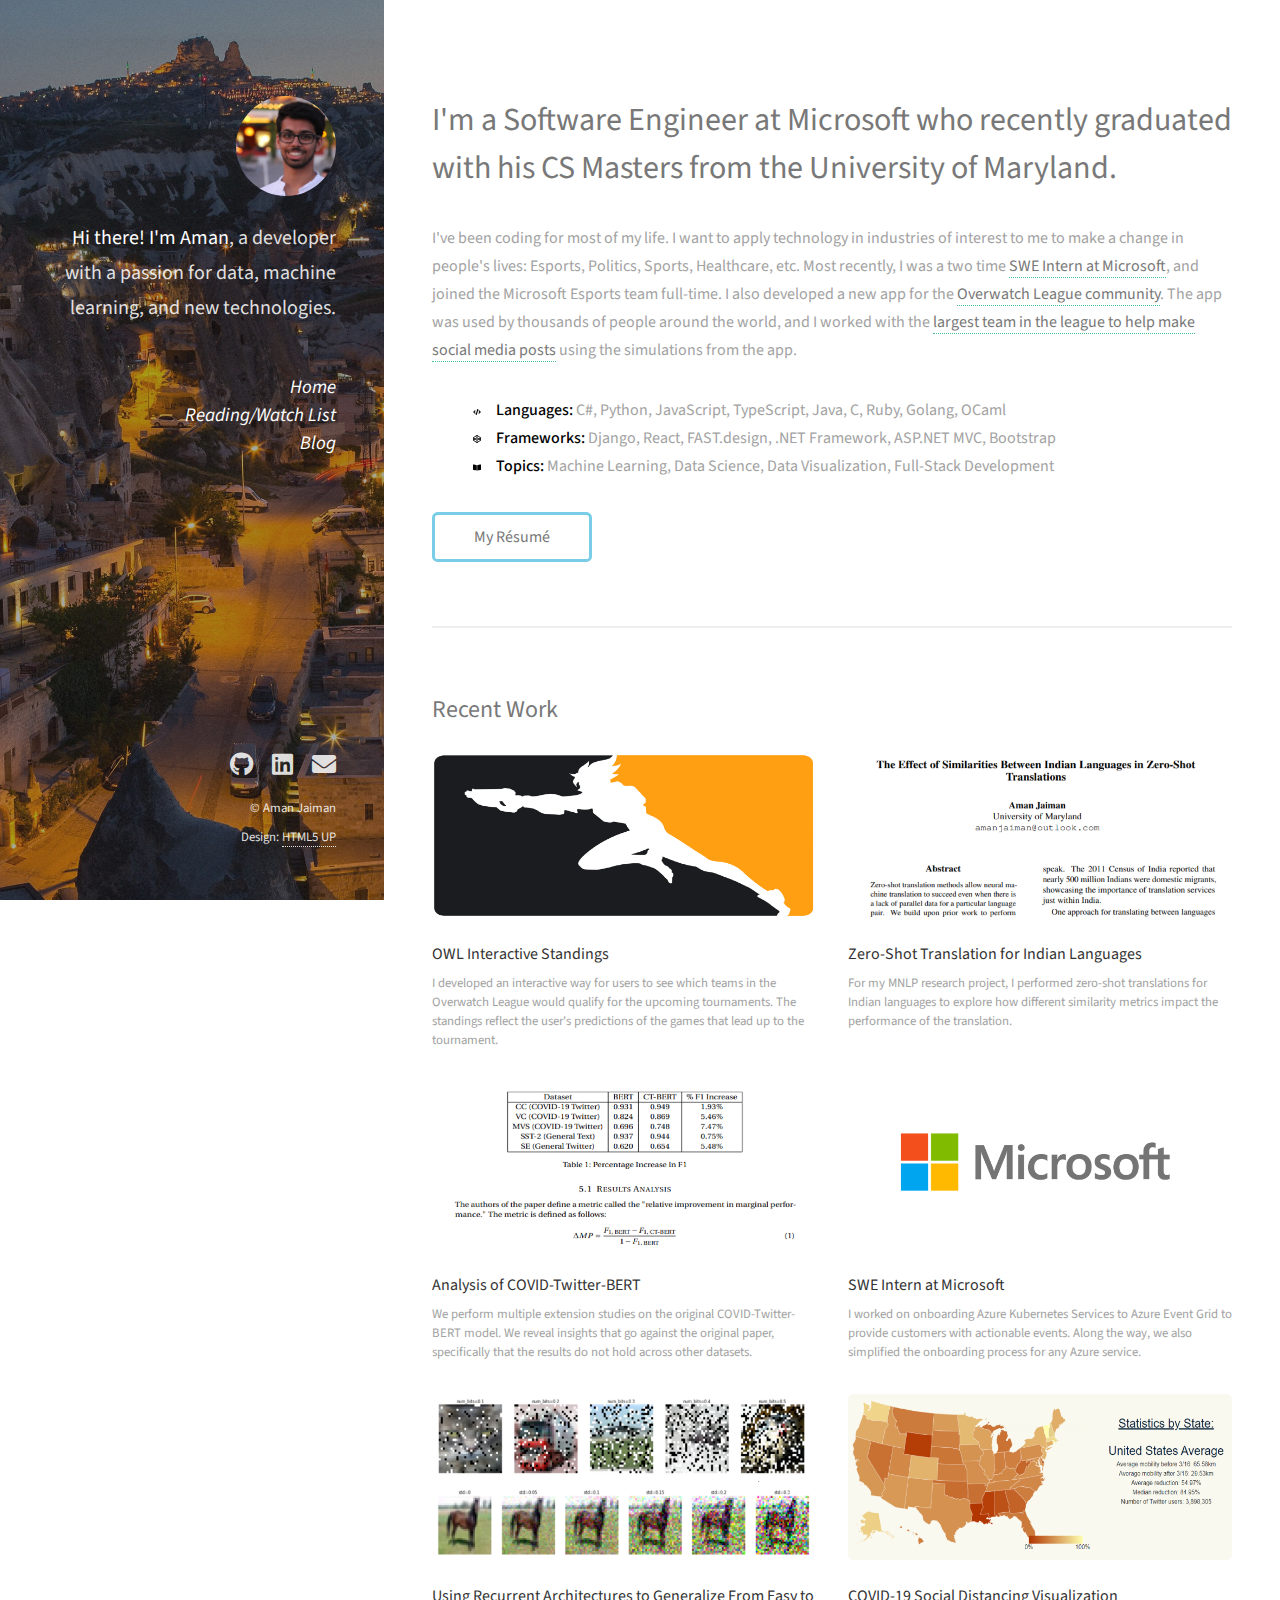
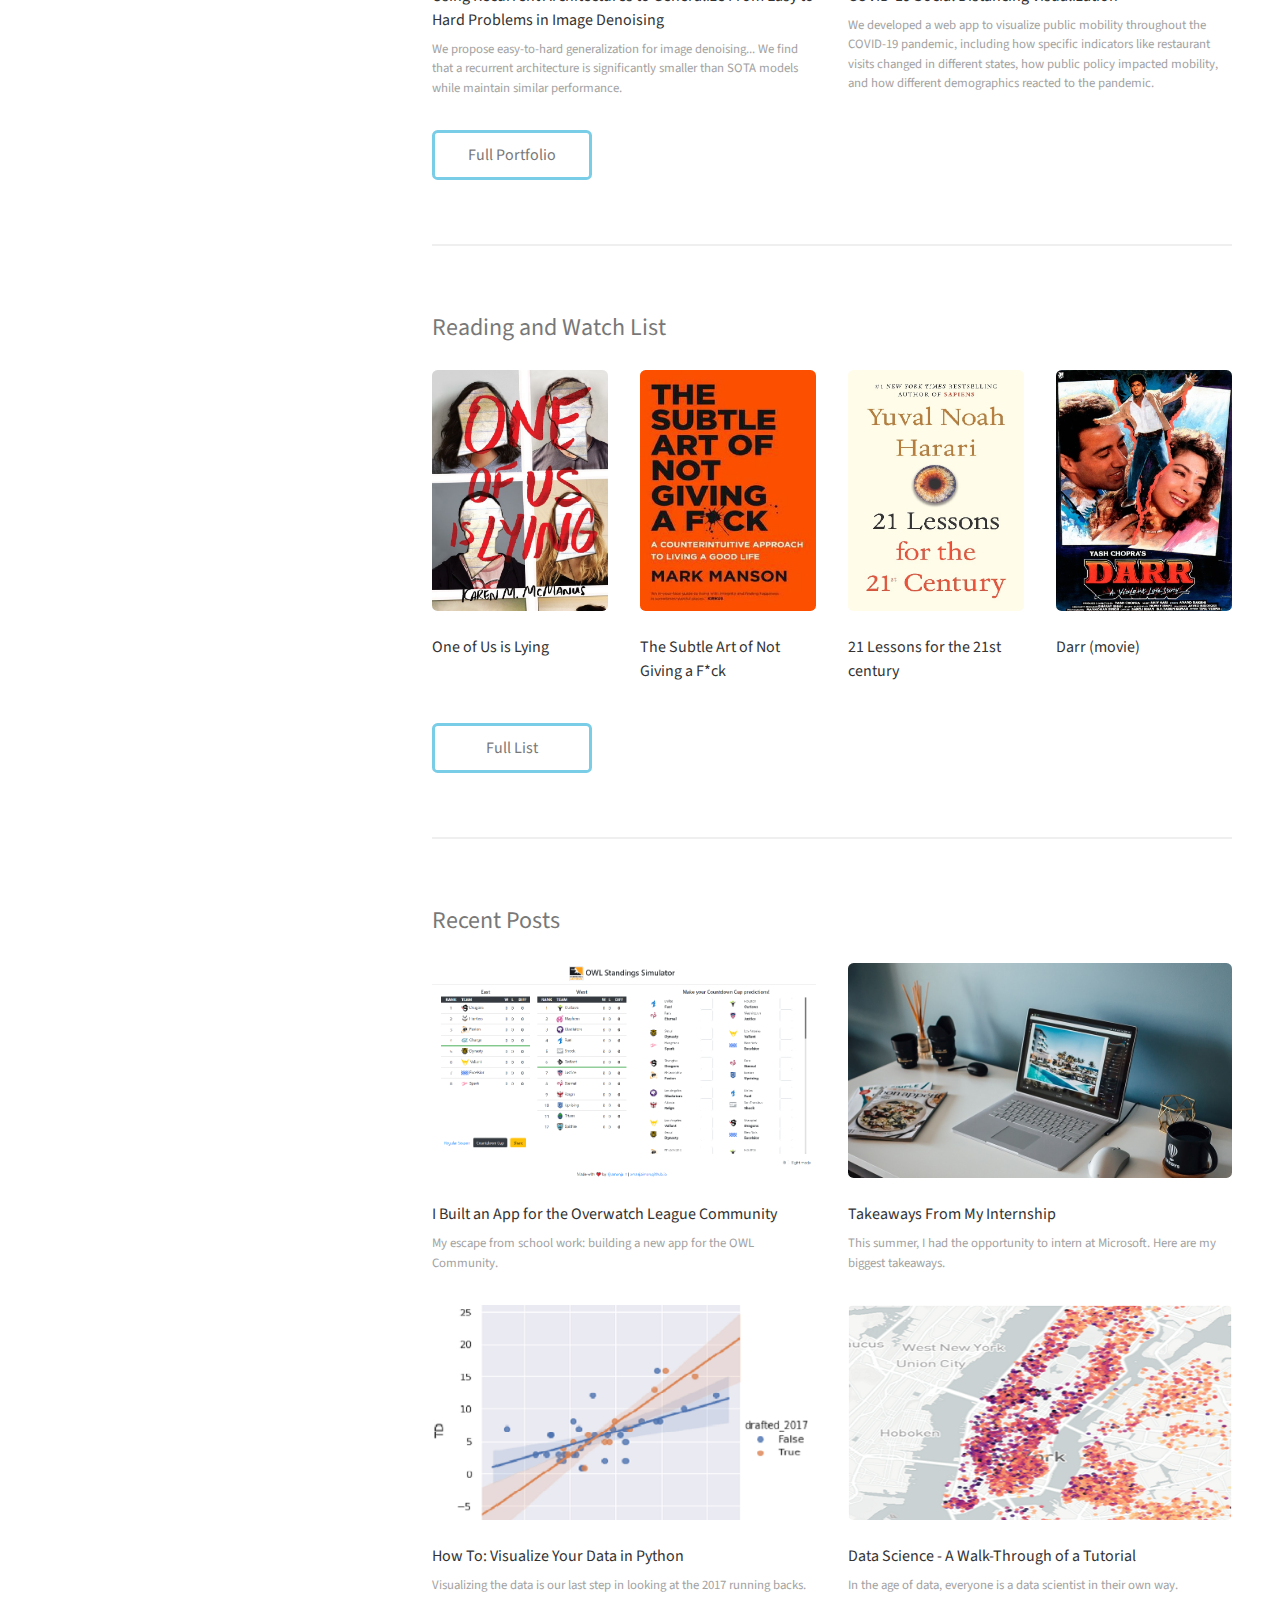
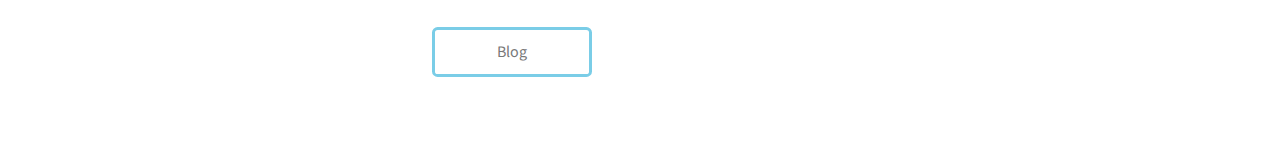
<file: index.html>
<!DOCTYPE HTML>
<!--
	Strata by HTML5 UP
	html5up.net | @ajlkn
	Free for personal and commercial use under the CCA 3.0 license (html5up.net/license)
-->
<html>
	<head>
		<title>Aman Jaiman</title>
		<meta charset="utf-8" />
		<meta name="viewport" content="width=device-width, initial-scale=1, user-scalable=no" />
		<link rel="stylesheet" href="assets/css/main.css" />
	</head>
	<body class="is-preload">

		<!-- Header -->
			<header id="header">
				<div class="inner">
					<a href="#" class="image avatar"><img src="images/avatar.jpg" alt="" /></a>
					<h1><strong>Hi there! I'm Aman</strong>, a developer with a passion<br />
					for data, machine learning, and<br />
					new technologies.</h1>

					<div style="margin-top: 3em;">
						<ul style="list-style-type: none; font-size:19px;">
							<li><a href="#" class="icon brands hover"><em>Home</em></a></li>
							<li><a href="./list.html" class="icon brands hover"><em>Reading/Watch List</em></a></li>
							<li><a href="https://medium.com/@amanjaiman" class="icon brands hover"><em>Blog</em></a></li>
						</ul>
					</div>
				</div>
			</header>

		<!-- Main -->
			<div id="main">

				<!-- One -->
					<section id="one">
						<header class="major">
							<h2>I'm a Software Engineer at Microsoft who recently graduated with his CS Masters from the University of Maryland.</h2>
						</header>
						<!--<p>I have been coding for 11 years and have always been interested in learning the latest (and flashiest) tech.
							In my free time, I'm always trying to develop new software or learn something new! </p>-->
						<p>I've been coding for most of my life. I want to apply technology in industries of interest to me to make a change in people's lives:
							Esports, Politics, Sports, Healthcare, etc.
							Most recently, I was a two time <a href="https://www.linkedin.com/pulse/takeaways-from-my-internship-aman-jaiman/"><b>SWE Intern at Microsoft</b></a>, and joined the Microsoft Esports team full-time.
							I also developed a new app for the <a href="https://www.owlstandings.com"><b>Overwatch League community</b></a>. The app was used by thousands of people around the world,
							and I worked with the <a href="https://twitter.com/SFShock/status/1413221820912705536"><b>largest team in the league to help make social media posts</b></a> using the simulations from the app.
						</p>
						<div id="skills">
							<ul>
								<li style="list-style-image:url('assets/icons/code-solid.svg');">
									<b style="font-weight: 500; color: black;">Languages:</b>
									C#, Python, JavaScript, TypeScript, Java, C, Ruby, Golang, OCaml
								</li>
								<li style="list-style-image:url('assets/icons/codepen-brands.svg');">
									<b style="font-weight: 500; color: black;">Frameworks:</b>
									Django, React, FAST.design, .NET Framework, ASP.NET MVC, Bootstrap
								</li>
								<li style="list-style-image:url('assets/icons/book-open-solid.svg');">
									<b style="font-weight: 500; color: black;">Topics:</b>
									Machine Learning, Data Science, Data Visualization, Full-Stack Development
								</li>
							</ul>
						</div>
						<ul class="actions">
							<li><a href="assets\files\resume.pdf" target="_blank" class="button" download>My Résumé</a></li>
						</ul>
					</section>

				<!-- Two -->
					<section id="two">
						<h2>Recent Work</h2>
						<div class="row">
							<article class="col-6 col-12-xsmall work-item">
								<a href="https://www.owlstandings.com"><img class="image fit" src="images/thumbs/owl.png" alt="" /></a>
								<a href="https://www.owlstandings.com">
									<h3 class="hover">OWL Interactive Standings</h3>
								</a>
								<p>I developed an interactive way for users to see which teams in the Overwatch League would qualify for the upcoming tournaments. The standings reflect the user's predictions of the games that lead up to the tournament.</p>
							</article>
							<article class="col-6 col-12-xsmall work-item">
								<a href="assets\files\iltuz.pdf"><img class="image fit" src="images/thumbs/iltuz.png" alt="" /></a>
								<a href="assets\files\iltuz.pdf">
									<h3 class="hover">Zero-Shot Translation for Indian Languages</h3>
								</a>
								<p>For my MNLP research project, I performed zero-shot translations for Indian languages to explore how different similarity metrics impact the performance of the translation.</p>
							</article>
							
							<article class="col-6 col-12-xsmall work-item">
								<a href="assets\files\ctbert.pdf"><img class="image fit"
										src="images/thumbs/ctbert.png" alt="" /></a>
								<a href="assets\files\ctbert.pdf">
									<h3 class="hover">Analysis of COVID-Twitter-BERT</h3>
								</a>
								<p>We perform multiple extension studies on the original COVID-Twitter-BERT model. We reveal insights that go against the original paper, specifically that the results do not hold across other datasets.</p>
							</article>
							<article class="col-6 col-12-xsmall work-item">
								<a href="assets\files\onboarding-aks-eg.pdf"><img class="image fit"
										src="images/thumbs/msft.png" alt="" /></a>
								<a href="assets\files\onboarding-aks-eg.pdf">
									<h3 class="hover">SWE Intern at Microsoft</h3>
								</a>
								<p>I worked on onboarding Azure Kubernetes Services to Azure Event Grid to provide customers with actionable events. Along the way, we also simplified the onboarding process for any Azure service.</p>
							</article>

							<article class="col-6 col-12-xsmall work-item">
								<a href="assets\files\easytohard.pdf"><img class="image fit"
										src="images/thumbs/easytohard.png" alt="" /></a>
								<a href="assets\files\easytohard.pdf">
									<h3 class="hover">Using Recurrent Architectures to Generalize From Easy to Hard Problems in
										Image Denoising</h3>
								</a>
								<p>We propose easy-to-hard generalization for image denoising... We find that a recurrent architecture is significantly smaller than SOTA models while maintain similar performance.</p>
							</article>
							<article class="col-6 col-12-xsmall work-item">
								<a href="https://paihengxu.github.io/covid19_social_distancing_visualization/index.html"><img class="image fit"
										src="images/thumbs/covid19.png" alt="" /></a>
								<a href="https://paihengxu.github.io/covid19_social_distancing_visualization/index.html">
									<h3 class="hover">COVID-19 Social Distancing Visualization</h3>
								</a>
								<p>We developed a web app to visualize public mobility throughout the COVID-19 pandemic, including how specific indicators like restaurant visits changed in different states, how public policy impacted mobility, and how different demographics reacted to the pandemic.</p>
							</article>
							<!--<article class="col-6 col-12-xsmall work-item">
								<a href="assets\files\gans.pdf"><img class="image fit"
										src="images/thumbs/ssbu_gan.PNG" alt="" /></a>
								<a href="assets\files\gans.pdf">
									<h3 class="hover">Generative Adversarial Networks and Their Applications</h3>
								</a>
								<p>We review the basic theory of generative adversarial networks (GANs), and then implement our own GAN on "standard" datasets, as well as on <a href="https://www.ssbwiki.com/Spirit">Smash Spirits</a>. (CMSC498L)</p>
							</article>
							<article class="col-6 col-12-xsmall work-item">
								<a href="https://amanjaiman.github.io/nyc-airbnb-data/"><img class="image fit" src="images/thumbs/airbnb_newyork.jpg" 			alt="" /></a>
								<a href="https://amanjaiman.github.io/nyc-airbnb-data/">
									<h3 class="hover">EDA of Airbnbs in New York City</h3></a>
								<p>We look at Airbnbs in NYC and try to see if we can predict price. The format of this project was a tutorial, to teach readers how to do EDA and some basic regression. (CMSC320)</p>
							</article>-->
							<!--<article class="col-6 col-12-xsmall work-item">
								<a href="https://github.com/amanjaiman/tweetsinspace"><img class="image fit" src="images/thumbs/tweet_map.png"
										alt="" /></a>
								<a href="https://github.com/amanjaiman/tweetsinspace">
									<h3 class="hover">tweetsin.space</h3>
								</a>
								<p>Twitter data is one of the most used data sources in data science. We track tweets about certain events, and display different visuals to analyze that data. (HackUMBC Project)</p>
							</article>-->
							<!--<article class="col-6 col-12-xsmall work-item">
								<a href="https://www.nuget.org/packages/EVERFI/"><img class="image fit" src="images/thumbs/everfi.png"
										alt="" /></a>
								<a href="https://www.nuget.org/packages/EVERFI/">
									<h3 class="hover">Foundry SDK for EVERFI</h3>
								</a>
								<p>At one of my Summer 2019 internships, I worked to develop a C# SDK to integrate <a href="https://everfi.com/">EVERFI's</a> API in the .NET Environment.</p>
							</article>
							<article class="col-6 col-12-xsmall work-item">
								<a href="https://github.com/amanjaiman/DocumentSearch"><img class="image fit" src="images/thumbs/ais.png"
										alt="" /></a>
								<a href="https://github.com/amanjaiman/DocumentSearch">
									<h3 class="hover">Applied Information Sciences</h3>
								</a>
								<p>During my Summer 2019 internship at <a href="https://appliedis.com/">AIS</a>, I built demos for government agencies displaying the power of ML and Microsoft Cognitive Services</p>
							</article>-->
						</div>
						<ul class="actions">
							<li><a href="https://www.github.com/amanjaiman" class="button">Full Portfolio</a></li>
						</ul>
					</section>


				<!-- Four -->
					<section id="four">
						<h2>Reading and Watch List</h2>
						<div class="row">
							<article class="col-3 work-item">
								<a href="https://www.amazon.com/One-Us-Lying-Karen-McManus/dp/1524714682"><img
										class="image fit" src="images\list\oneofusislying.jpeg" alt="" /></a>
								<a href="https://www.amazon.com/One-Us-Lying-Karen-McManus/dp/1524714682">
									<h3 class="hover">One of Us is Lying</h3>
								</a>
							</article>
							<article class="col-3 work-item">
								<a href="https://www.amazon.com/Subtle-Art-Not-Giving-Counterintuitive/dp/0062457713"><img
										class="image fit" src="images\list\subtleart.jpg" alt="" /></a>
								<a href="https://www.amazon.com/Subtle-Art-Not-Giving-Counterintuitive/dp/0062457713">
									<h3 class="hover">The Subtle Art of Not Giving a F*ck</h3>
								</a>
							</article>
							<article class="col-3 work-item">
								<a href="https://www.amazon.com/Lessons-21st-Century-Yuval-Harari/dp/0525512179"><img
										class="image fit" src="images\list\21lessons.jpeg" alt="" /></a>
								<a href="https://www.amazon.com/Lessons-21st-Century-Yuval-Harari/dp/0525512179">
									<h3 class="hover">21 Lessons for the 21st century</h3>
								</a>
							</article>
							<article class="col-3 work-item">
								<a href="https://en.wikipedia.org/wiki/Darr"><img
										class="image fit" src="images\list\darr.jpg" alt="" /></a>
								<a href="https://en.wikipedia.org/wiki/Darr">
									<h3 class="hover">Darr (movie)</h3>
								</a>
							</article>
						</div>
						<ul class="actions">
							<li><a href="./list.html" class="button">Full List</a></li>
						</ul>
					</section>

				<!-- Three -->
					<section id="three">
						<h2>Recent Posts</h2>
						<div class="row">
							<article class="col-6 col-12-xsmall work-item">
								<a href="https://medium.com/@amanjaiman/i-built-an-app-for-the-overwatch-league-community-e854f32da891"><img class="image fit"
										src="images/thumbs/owlstandings.png" alt="" /></a>
								<a href="https://medium.com/@amanjaiman/i-built-an-app-for-the-overwatch-league-community-e854f32da891">
									<h3 class="hover">I Built an App for the Overwatch League Community</h3>
								</a>
								<p>My escape from school work: building a new app for the OWL Community.</p>
							</article>
							<article class="col-6 col-12-xsmall work-item">
								<a href="https://www.linkedin.com/pulse/takeaways-from-my-internship-aman-jaiman/"><img
										class="image fit" src="images/thumbs/takeaways.jpg" alt="" /></a>
								<a href="https://www.linkedin.com/pulse/takeaways-from-my-internship-aman-jaiman/">
									<h3 class="hover">Takeaways From My Internship</h3>
								</a>
								<p>This summer, I had the opportunity to intern at Microsoft. Here are my biggest takeaways.</p>
							</article>
							<article class="col-6 col-12-xsmall work-item">
								<a href="https://medium.com/analytics-vidhya/how-to-visualize-your-data-in-python-a1dc46ad1f8d"><img
										class="image fit" src="images/thumbs/visualizing.PNG" alt="" /></a>
								<a href="https://medium.com/analytics-vidhya/how-to-visualize-your-data-in-python-a1dc46ad1f8d">
									<h3 class="hover">How To: Visualize Your Data in Python</h3>
								</a>
								<p>Visualizing the data is our last step in looking at the 2017 running backs.</p>
							</article>
							<!--<article class="col-6 col-12-xsmall work-item">
								<a href="https://medium.com/analytics-vidhya/how-to-manipulate-dataframes-in-pandas-31375623d859"><img
										class="image fit" src="images/thumbs/rbdf.PNG" alt="" /></a>
								<a href="https://medium.com/analytics-vidhya/how-to-manipulate-dataframes-in-pandas-31375623d859">
									<h3 class="hover">How To: Manipulate DataFrames in Pandas</h3>
								</a>
								<p>Were the 2017 running backs really that good? First, we have to clean up our data!</p>
							</article>-->
							<!--<article class="col-6 col-12-xsmall work-item">
								<a href="https://medium.com/analytics-vidhya/how-to-querying-the-internet-for-data-part-1-5385f3961b52"><img
										class="image fit" src="images/thumbs/rbdf.PNG" alt="" /></a>
								<a href="https://medium.com/analytics-vidhya/how-to-querying-the-internet-for-data-part-1-5385f3961b52">
									<h3 class="hover">How To: Scrape the Internet for Data using Python</h3>
								</a>
								<p>Let's learn how to scrape the web by looking at the 2017 NFL Draft.</p>
							</article>-->
							<article class="col-6 col-12-xsmall work-item">
								<a href="https://medium.com/@amanjaiman/data-science-a-walk-through-of-a-tutorial-b8eb31fd407c"><img class="image fit"
										src="images/thumbs/manhattan.PNG" alt="" /></a>
								<a href="https://medium.com/@amanjaiman/data-science-a-walk-through-of-a-tutorial-b8eb31fd407c">
									<h3 class="hover">Data Science - A Walk-Through of a Tutorial</h3>
								</a>
								<p>In the age of data, everyone is a data scientist in their own way.</p>
							</article>
							<!--<article class="col-6 col-12-xsmall work-item">
								<a href="https://medium.com/@amanjaiman/a-trip-to-seattle-i-will-never-forget-93a2580a7fee"><img class="image fit" src="images/thumbs/msft.jpg"
										alt="" /></a>
								<a href="https://medium.com/@amanjaiman/a-trip-to-seattle-i-will-never-forget-93a2580a7fee">
									<h3 class="hover">Microsoft, Here I Come!</h3>
								</a>
								<p>My trip to Seattle couldn't have been better. #MSFTIntern</p>
							</article>-->
						</div>
						<ul class="actions">
							<li><a href="https://medium.com/@amanjaiman" class="button">Blog</a></li>
						</ul>
					</section>	
			</div>

		<!-- Footer -->
			<footer id="footer">
				<div class="inner">
					<ul class="icons">
						<!--<li><a href="https://twitter.com/amanjaiman" class="icon brands fa-twitter"><span class="label">Twitter</span></a></li>-->
						<li><a href="https://github.com/amanjaiman" class="icon brands fa-github"><span class="label">Github</span></a></li>
						<li><a href="https://linkedin.com/in/amanjaiman/" class="icon brands fa-linkedin"><span class="label">LinkedIn</span></a></li>
						<li><a href="mailto:amanjaiman@outlook.com" class="icon solid fa-envelope"><span class="label">Email</span></a></li>
					</ul>
					<ul class="copyright">
						<li>&copy; Aman Jaiman</li><li>Design: <a href="http://html5up.net">HTML5 UP</a></li>
					</ul>
				</div>
			</footer>

		<!-- Scripts -->
			<script src="assets/js/jquery.min.js"></script>
			<script src="assets/js/jquery.poptrox.min.js"></script>
			<script src="assets/js/browser.min.js"></script>
			<script src="assets/js/breakpoints.min.js"></script>
			<script src="assets/js/util.js"></script>
			<script src="assets/js/main.js"></script>

	</body>
</html>
</file>
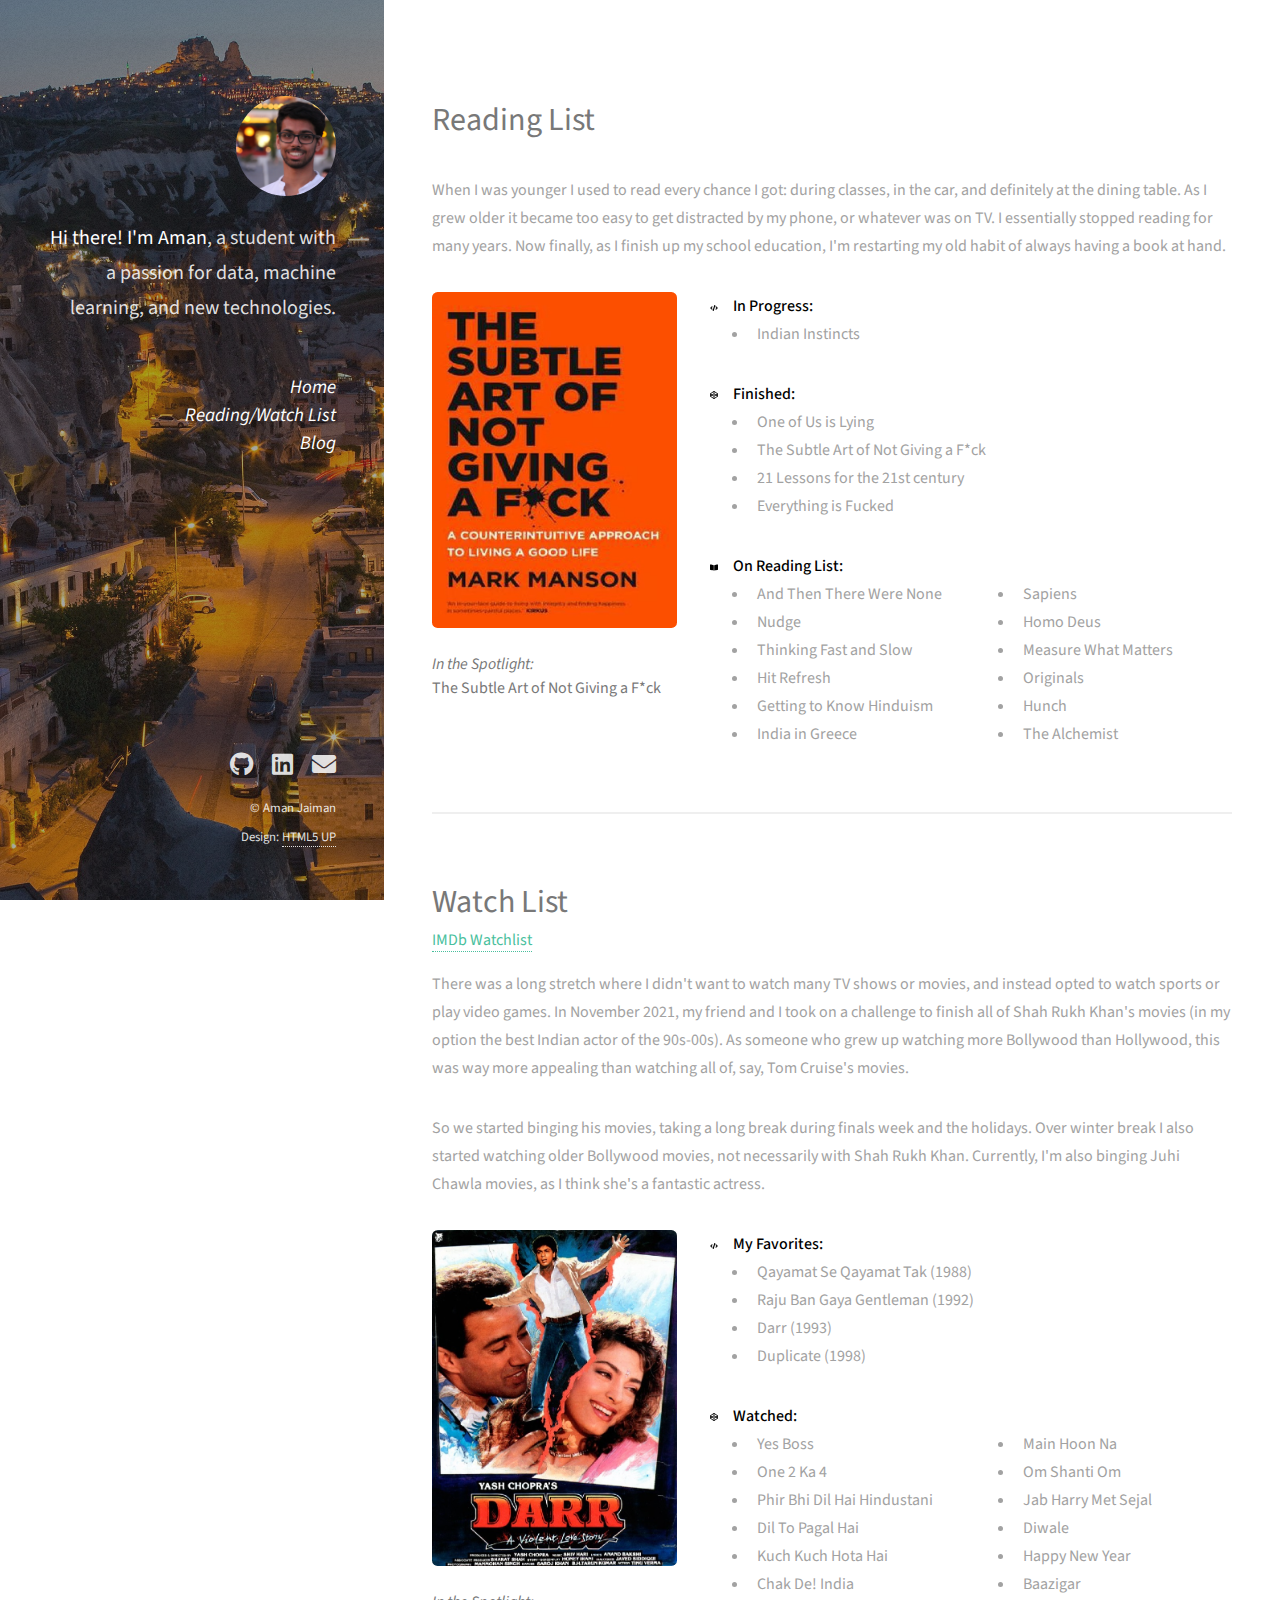
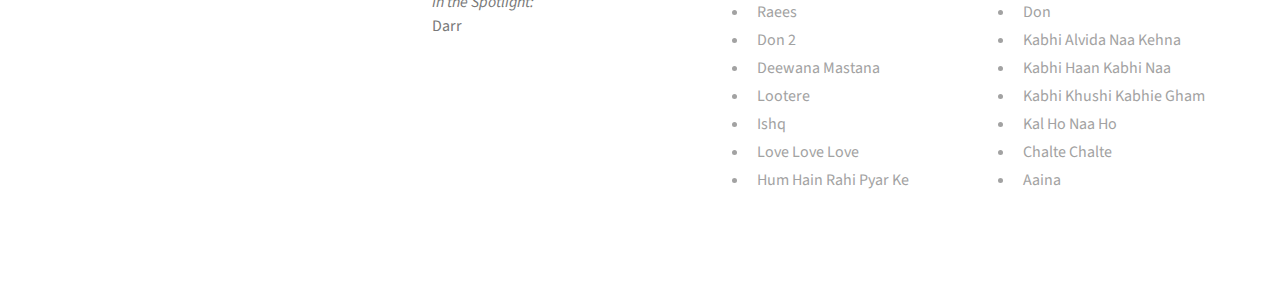
<file: list.html>
<!DOCTYPE HTML>
<!--
	Strata by HTML5 UP
	html5up.net | @ajlkn
	Free for personal and commercial use under the CCA 3.0 license (html5up.net/license)
-->
<html>
	<head>
		<title>Aman Jaiman</title>
		<meta charset="utf-8" />
		<meta name="viewport" content="width=device-width, initial-scale=1, user-scalable=no" />
		<link rel="stylesheet" href="assets/css/main.css" />
	</head>
	<body class="is-preload">

		<!-- Header -->
			<header id="header">
				<div class="inner">
					<a href="./index.html" class="image avatar"><img src="images/avatar.jpg" alt="" /></a>
					<h1><strong>Hi there! I'm Aman</strong>, a student with a passion<br />
					for data, machine learning, and<br />
					new technologies<a href="#"></a>.</h1>

					<div style="margin-top: 3em;">
						<ul style="list-style-type: none; font-size:19px;">
							<li><a href="./index.html" class="icon brands hover"><em>Home</em></a></li>
							<li><a href="#" class="icon brands hover"><em>Reading/Watch List</em></a></li>
							<li><a href="https://medium.com/@amanjaiman" class="icon brands hover"><em>Blog</em></a></li>
						</ul>
					</div>
				</div>
			</header>

		<!-- Main -->
			<div id="main">

				<!-- One -->
					<section id="one">
						<header class="major">
							<h2>Reading List</h2>
						</header>
						<p>When I was younger I used to read every chance I got: during classes, in the car, and definitely at the dining table. As I grew older it became too easy to get distracted by my phone, or whatever was on TV. I essentially stopped reading for many years. Now finally, as I finish up my school education, I'm restarting my old habit of always having a book at hand.</p>
						<div class="row">
							<article class="col-4 col-12-xsmall work-item">
								<a href="https://www.amazon.com/Subtle-Art-Not-Giving-Counterintuitive/dp/0062457713"><img
										class="image fit" src="images\list\subtleart.jpg" alt="" /></a>
								<h3><em>In the Spotlight:</em> <br>The Subtle Art of Not Giving a F*ck</h3>
							</article>
							
							<div class="col-8">
								<ul>
									<li style="list-style-image:url('assets/icons/code-solid.svg');">
										<b style="font-weight: 500; color: black;">In Progress: </b>
										<ul>
											<li>Indian Instincts</li>
										</ul>
									</li>
									<li style="list-style-image:url('assets/icons/codepen-brands.svg');">
										<b style="font-weight: 500; color: black;">Finished: </b>
										<ul>
											<li>One of Us is Lying</li>
											<li>The Subtle Art of Not Giving a F*ck</li>
											<li>21 Lessons for the 21st century</li>
											<li>Everything is Fucked</li>
										</ul>
									</li>
									<li style="list-style-image:url('assets/icons/book-open-solid.svg');">
										<b style="font-weight: 500; color: black;">On Reading List: </b>
										<div class="row">
											<div class="col-6 col-12-xsmall">
												<ul>
													<li>And Then There Were None</li>
													<li>Nudge</li>
													<li>Thinking Fast and Slow</li>
													<li>Hit Refresh</li>
													<li>Getting to Know Hinduism</li>
													<li>India in Greece</li>
												</ul>
											</div>
											<div class="col-6 col-12-xsmall">
												<ul>
													<li>Sapiens</li>
													<li>Homo Deus</li>
													<li>Measure What Matters</li>
													<li>Originals</li>
													<li>Hunch</li>
													<li>The Alchemist</li>
												</ul>
											</div>
										</div>
									</li>
								</ul>
							</div>
						</div>
					</section>

				<!-- Two -->
					<section id="two" style="margin: 0 !important">
						<header class="major" style="margin-bottom: 1em !important">
							<h2 style="margin-bottom: 0 !important">Watch List</h2>
							<span style="font-size:16px;"><a href="https://www.imdb.com/user/ur147788318/watchlist">IMDb Watchlist</a></span>
						</header>
						<p>There was a long stretch where I didn't want to watch many TV shows or movies, and instead opted to watch sports or play video games. In November 2021, my friend and I took on a challenge to finish all of Shah Rukh Khan's movies (in my option the best Indian actor of the 90s-00s). As someone who grew up watching more Bollywood than Hollywood, this was way more appealing than watching all of, say, Tom Cruise's movies.</p>
						<p>So we started binging his movies, taking a long break during finals week and the holidays. Over winter break I also started watching older Bollywood movies, not necessarily with Shah Rukh Khan. Currently, I'm also binging Juhi Chawla movies, as I think she's a fantastic actress.</p>
						<div class="row">
							<article class="col-4 col-12-xsmall work-item">
								<a href="https://en.wikipedia.org/wiki/Darr"><img
										class="image fit" src="images\list\darr.jpg" alt="" /></a>
								<h3><em>In the Spotlight:</em> <br>Darr</h3>
							</article>
							
							<div class="col-8">
								<ul>
									<li style="list-style-image:url('assets/icons/code-solid.svg');">
										<b style="font-weight: 500; color: black;">My Favorites: </b>
										<ul>
											<li>Qayamat Se Qayamat Tak (1988)</li>
											<li>Raju Ban Gaya Gentleman (1992)</li>
											<li>Darr (1993)</li>
											<li>Duplicate (1998)</li>
										</ul>
									</li>
									<li style="list-style-image:url('assets/icons/codepen-brands.svg');">
										<b style="font-weight: 500; color: black;">Watched: </b>
										<div class="row">
											<div class="col-6 col-12-xsmall">
												<ul>
													<li>Yes Boss</li>
													<li>One 2 Ka 4</li>
													<li>Phir Bhi Dil Hai Hindustani</li>
													<li>Dil To Pagal Hai</li>
													<li>Kuch Kuch Hota Hai</li>
													<li>Chak De! India</li>
													<li>Raees</li>
													<li>Don 2</li>
													<li>Deewana Mastana</li>
													<li>Lootere</li>
													<li>Ishq</li>
													<li>Love Love Love</li>
													<li>Hum Hain Rahi Pyar Ke</li>
												</ul>
											</div>
											<div class="col-6 col-12-xsmall">
												<ul>
													<li>Main Hoon Na</li>
													<li>Om Shanti Om</li>
													<li>Jab Harry Met Sejal</li>
													<li>Diwale</li>
													<li>Happy New Year</li>
													<li>Baazigar</li>
													<li>Don</li>
													<li>Kabhi Alvida Naa Kehna</li>
													<li>Kabhi Haan Kabhi Naa</li>
													<li>Kabhi Khushi Kabhie Gham</li>
													<li>Kal Ho Naa Ho</li>
													<li>Chalte Chalte</li>
													<li>Aaina</li>
												</ul>
											</div>
										</div>
									</li>
								</ul>
							</div>
						</div>
					</section>
			</div>

		<!-- Footer -->
			<footer id="footer">
				<div class="inner">
					<ul class="icons">
						<!--<li><a href="https://twitter.com/amanjaiman" class="icon brands fa-twitter"><span class="label">Twitter</span></a></li>-->
						<li><a href="https://github.com/amanjaiman" class="icon brands fa-github"><span class="label">Github</span></a></li>
						<li><a href="https://linkedin.com/in/amanjaiman/" class="icon brands fa-linkedin"><span class="label">LinkedIn</span></a></li>
						<li><a href="mailto:amanjaiman@outlook.com" class="icon solid fa-envelope"><span class="label">Email</span></a></li>
					</ul>
					<ul class="copyright">
						<li>&copy; Aman Jaiman</li><li>Design: <a href="http://html5up.net">HTML5 UP</a></li>
					</ul>
				</div>
			</footer>

		<!-- Scripts -->
			<script src="assets/js/jquery.min.js"></script>
			<script src="assets/js/jquery.poptrox.min.js"></script>
			<script src="assets/js/browser.min.js"></script>
			<script src="assets/js/breakpoints.min.js"></script>
			<script src="assets/js/util.js"></script>
			<script src="assets/js/main.js"></script>

	</body>
</html>
</file>
<file: assets/css/main.css>
@import url("fontawesome-all.min.css");
@import url("https://fonts.googleapis.com/css?family=Source+Sans+Pro:400,400italic");

/*
	Strata by HTML5 UP
	html5up.net | @ajlkn
	Free for personal and commercial use under the CCA 3.0 license (html5up.net/license)
*/

div#skills {
	margin: 0 auto;
	width: 90%;
}

/*
ul#skills li:nth-child(1) {list-style-image:url('assets/icons/code-solid.svg');}
ul#skills li:nth-child(2) {list-style-image:url('images/avatar.jpg');}
ul#skills li:nth-child(3) {list-style-image:url('image1.png');}
*/

h3.hover {
	color: #333333;
}
h3.hover:hover {
	color: #787878;
}

a.hover {
	color: #ffffff;
}

html, body, div, span, applet, object,
iframe, h1, h2, h3, h4, h5, h6, p, blockquote,
pre, a, abbr, acronym, address, big, cite,
code, del, dfn, em, img, ins, kbd, q, s, samp,
small, strike, strong, sub, sup, tt, var, b,
u, i, center, dl, dt, dd, ol, ul, li, fieldset,
form, label, legend, table, caption, tbody,
tfoot, thead, tr, th, td, article, aside,
canvas, details, embed, figure, figcaption,
footer, header, hgroup, menu, nav, output, ruby,
section, summary, time, mark, audio, video {
	margin: 0;
	padding: 0;
	border: 0;
	font-size: 100%;
	font: inherit;
	vertical-align: baseline;}

article, aside, details, figcaption, figure,
footer, header, hgroup, menu, nav, section {
	display: block;}

body {
	line-height: 1;
}

ol, ul {
	list-style: none;
}

blockquote, q {
	quotes: none;
}

	blockquote:before, blockquote:after, q:before, q:after {
		content: '';
		content: none;
	}

table {
	border-collapse: collapse;
	border-spacing: 0;
}

body {
	-webkit-text-size-adjust: none;
}

mark {
	background-color: transparent;
	color: inherit;
}

input::-moz-focus-inner {
	border: 0;
	padding: 0;
}

input, select, textarea {
	-moz-appearance: none;
	-webkit-appearance: none;
	-ms-appearance: none;
	appearance: none;
}

/* Basic */

	html {
		box-sizing: border-box;
	}

	*, *:before, *:after {
		box-sizing: inherit;
	}

	body {
		background: #fff;
	}

		body.is-preload *, body.is-preload *:before, body.is-preload *:after {
			-moz-animation: none !important;
			-webkit-animation: none !important;
			-ms-animation: none !important;
			animation: none !important;
			-moz-transition: none !important;
			-webkit-transition: none !important;
			-ms-transition: none !important;
			transition: none !important;
		}

	body, input, select, textarea {
		color: #a2a2a2;
		font-family: "Source Sans Pro", Helvetica, sans-serif;
		font-size: 16pt;
		font-weight: 400;
		line-height: 1.75em;
	}

	a {
		-moz-transition: color 0.2s ease-in-out, border-color 0.2s ease-in-out;
		-webkit-transition: color 0.2s ease-in-out, border-color 0.2s ease-in-out;
		-ms-transition: color 0.2s ease-in-out, border-color 0.2s ease-in-out;
		transition: color 0.2s ease-in-out, border-color 0.2s ease-in-out;
		border-bottom: dotted 1px;
		color: #49bf9d;
		text-decoration: none;
	}

		a:hover {
			border-bottom-color: transparent;
			color: #49bf9d !important;
			text-decoration: none;
		}

	strong, b {
		color: #787878;
		font-weight: 400;
	}

	em, i {
		font-style: italic;
	}

	p {
		margin: 0 0 2em 0;
	}

	h1, h2, h3, h4, h5, h6 {
		color: #787878;
		font-weight: 400;
		line-height: 1em;
		margin: 0 0 1em 0;
	}

		h1 a, h2 a, h3 a, h4 a, h5 a, h6 a {
			color: inherit;
			text-decoration: none;
		}

	h1 {
		font-size: 2em;
		line-height: 1.5em;
	}

	h2 {
		font-size: 1.5em;
		line-height: 1.5em;
	}

	h3 {
		font-size: 1.25em;
		line-height: 1.5em;
	}

	h4 {
		font-size: 1.1em;
		line-height: 1.5em;
	}

	h5 {
		font-size: 0.9em;
		line-height: 1.5em;
	}

	h6 {
		font-size: 0.7em;
		line-height: 1.5em;
	}

	sub {
		font-size: 0.8em;
		position: relative;
		top: 0.5em;
	}

	sup {
		font-size: 0.8em;
		position: relative;
		top: -0.5em;
	}

	hr {
		border: 0;
		border-bottom: solid 2px #efefef;
		margin: 2em 0;
	}

		hr.major {
			margin: 3em 0;
		}

	blockquote {
		border-left: solid 6px #efefef;
		font-style: italic;
		margin: 0 0 2em 0;
		padding: 0.5em 0 0.5em 1.5em;
	}

	code {
		background: #f7f7f7;
		border-radius: 0.35em;
		border: solid 2px #efefef;
		font-family: "Courier New", monospace;
		font-size: 0.9em;
		margin: 0 0.25em;
		padding: 0.25em 0.65em;
	}

	pre {
		-webkit-overflow-scrolling: touch;
		font-family: "Courier New", monospace;
		font-size: 0.9em;
		margin: 0 0 2em 0;
	}

		pre code {
			display: block;
			line-height: 1.75em;
			padding: 1em 1.5em;
			overflow-x: auto;
		}

	.align-left {
		text-align: left;
	}

	.align-center {
		text-align: center;
	}

	.align-right {
		text-align: right;
	}

/* Container */

	.container {
		margin: 0 auto;
		max-width: calc(100% - 4em);
		width: 100%;
	}

		.container.xsmall {
			width: 25%;
		}

		.container.small {
			width: 50%;
		}

		.container.medium {
			width: 75%;
		}

		.container.large {
			width: 125%;
		}

		.container.xlarge {
			width: 150%;
		}

		.container.max {
			width: 100%;
		}

		@media screen and (max-width: 980px) {

			.container {
				width: 100% !important;
				max-width: 100% !important;
			}

		}

		@media screen and (max-width: 480px) {

			.container {
				max-width: calc(100% - 3em);
			}

		}

/* Row */

	.row {
		display: flex;
		flex-wrap: wrap;
		box-sizing: border-box;
		align-items: stretch;
	}

		.row > * {
			box-sizing: border-box;
		}

		.row.gtr-uniform > * > :last-child {
			margin-bottom: 0;
		}

		.row.aln-left {
			justify-content: flex-start;
		}

		.row.aln-center {
			justify-content: center;
		}

		.row.aln-right {
			justify-content: flex-end;
		}

		.row.aln-top {
			align-items: flex-start;
		}

		.row.aln-middle {
			align-items: center;
		}

		.row.aln-bottom {
			align-items: flex-end;
		}

		.row > .imp {
			order: -1;
		}

		.row > .col-1 {
			width: 8.33333%;
		}

		.row > .off-1 {
			margin-left: 8.33333%;
		}

		.row > .col-2 {
			width: 16.66667%;
		}

		.row > .off-2 {
			margin-left: 16.66667%;
		}

		.row > .col-3 {
			width: 25%;
		}

		.row > .off-3 {
			margin-left: 25%;
		}

		.row > .col-4 {
			width: 33.33333%;
		}

		.row > .off-4 {
			margin-left: 33.33333%;
		}

		.row > .col-5 {
			width: 41.66667%;
		}

		.row > .off-5 {
			margin-left: 41.66667%;
		}

		.row > .col-6 {
			width: 50%;
		}

		.row > .off-6 {
			margin-left: 50%;
		}

		.row > .col-7 {
			width: 58.33333%;
		}

		.row > .off-7 {
			margin-left: 58.33333%;
		}

		.row > .col-8 {
			width: 66.66667%;
		}

		.row > .off-8 {
			margin-left: 66.66667%;
		}

		.row > .col-9 {
			width: 75%;
		}

		.row > .off-9 {
			margin-left: 75%;
		}

		.row > .col-10 {
			width: 83.33333%;
		}

		.row > .off-10 {
			margin-left: 83.33333%;
		}

		.row > .col-11 {
			width: 91.66667%;
		}

		.row > .off-11 {
			margin-left: 91.66667%;
		}

		.row > .col-12 {
			width: 100%;
		}

		.row > .off-12 {
			margin-left: 100%;
		}

		.row.gtr-0 {
			margin-top: 0;
			margin-left: 0em;
		}

			.row.gtr-0 > * {
				padding: 0 0 0 0em;
			}

			.row.gtr-0.gtr-uniform {
				margin-top: 0em;
			}

				.row.gtr-0.gtr-uniform > * {
					padding-top: 0em;
				}

		.row.gtr-25 {
			margin-top: 0;
			margin-left: -0.625em;
		}

			.row.gtr-25 > * {
				padding: 0 0 0 0.625em;
			}

			.row.gtr-25.gtr-uniform {
				margin-top: -0.625em;
			}

				.row.gtr-25.gtr-uniform > * {
					padding-top: 0.625em;
				}

		.row.gtr-50 {
			margin-top: 0;
			margin-left: -1.25em;
		}

			.row.gtr-50 > * {
				padding: 0 0 0 1.25em;
			}

			.row.gtr-50.gtr-uniform {
				margin-top: -1.25em;
			}

				.row.gtr-50.gtr-uniform > * {
					padding-top: 1.25em;
				}

		.row {
			margin-top: 0;
			margin-left: -2.5em;
		}

			.row > * {
				padding: 0 0 0 2.5em;
			}

			.row.gtr-uniform {
				margin-top: -2.5em;
			}

				.row.gtr-uniform > * {
					padding-top: 2.5em;
				}

		.row.gtr-150 {
			margin-top: 0;
			margin-left: -3.75em;
		}

			.row.gtr-150 > * {
				padding: 0 0 0 3.75em;
			}

			.row.gtr-150.gtr-uniform {
				margin-top: -3.75em;
			}

				.row.gtr-150.gtr-uniform > * {
					padding-top: 3.75em;
				}

		.row.gtr-200 {
			margin-top: 0;
			margin-left: -5em;
		}

			.row.gtr-200 > * {
				padding: 0 0 0 5em;
			}

			.row.gtr-200.gtr-uniform {
				margin-top: -5em;
			}

				.row.gtr-200.gtr-uniform > * {
					padding-top: 5em;
				}

		@media screen and (max-width: 1800px) {

			.row {
				display: flex;
				flex-wrap: wrap;
				box-sizing: border-box;
				align-items: stretch;
			}

				.row > * {
					box-sizing: border-box;
				}

				.row.gtr-uniform > * > :last-child {
					margin-bottom: 0;
				}

				.row.aln-left {
					justify-content: flex-start;
				}

				.row.aln-center {
					justify-content: center;
				}

				.row.aln-right {
					justify-content: flex-end;
				}

				.row.aln-top {
					align-items: flex-start;
				}

				.row.aln-middle {
					align-items: center;
				}

				.row.aln-bottom {
					align-items: flex-end;
				}

				.row > .imp-xlarge {
					order: -1;
				}

				.row > .col-1-xlarge {
					width: 8.33333%;
				}

				.row > .off-1-xlarge {
					margin-left: 8.33333%;
				}

				.row > .col-2-xlarge {
					width: 16.66667%;
				}

				.row > .off-2-xlarge {
					margin-left: 16.66667%;
				}

				.row > .col-3-xlarge {
					width: 25%;
				}

				.row > .off-3-xlarge {
					margin-left: 25%;
				}

				.row > .col-4-xlarge {
					width: 33.33333%;
				}

				.row > .off-4-xlarge {
					margin-left: 33.33333%;
				}

				.row > .col-5-xlarge {
					width: 41.66667%;
				}

				.row > .off-5-xlarge {
					margin-left: 41.66667%;
				}

				.row > .col-6-xlarge {
					width: 50%;
				}

				.row > .off-6-xlarge {
					margin-left: 50%;
				}

				.row > .col-7-xlarge {
					width: 58.33333%;
				}

				.row > .off-7-xlarge {
					margin-left: 58.33333%;
				}

				.row > .col-8-xlarge {
					width: 66.66667%;
				}

				.row > .off-8-xlarge {
					margin-left: 66.66667%;
				}

				.row > .col-9-xlarge {
					width: 75%;
				}

				.row > .off-9-xlarge {
					margin-left: 75%;
				}

				.row > .col-10-xlarge {
					width: 83.33333%;
				}

				.row > .off-10-xlarge {
					margin-left: 83.33333%;
				}

				.row > .col-11-xlarge {
					width: 91.66667%;
				}

				.row > .off-11-xlarge {
					margin-left: 91.66667%;
				}

				.row > .col-12-xlarge {
					width: 100%;
				}

				.row > .off-12-xlarge {
					margin-left: 100%;
				}

				.row.gtr-0 {
					margin-top: 0;
					margin-left: 0em;
				}

					.row.gtr-0 > * {
						padding: 0 0 0 0em;
					}

					.row.gtr-0.gtr-uniform {
						margin-top: 0em;
					}

						.row.gtr-0.gtr-uniform > * {
							padding-top: 0em;
						}

				.row.gtr-25 {
					margin-top: 0;
					margin-left: -0.625em;
				}

					.row.gtr-25 > * {
						padding: 0 0 0 0.625em;
					}

					.row.gtr-25.gtr-uniform {
						margin-top: -0.625em;
					}

						.row.gtr-25.gtr-uniform > * {
							padding-top: 0.625em;
						}

				.row.gtr-50 {
					margin-top: 0;
					margin-left: -1.25em;
				}

					.row.gtr-50 > * {
						padding: 0 0 0 1.25em;
					}

					.row.gtr-50.gtr-uniform {
						margin-top: -1.25em;
					}

						.row.gtr-50.gtr-uniform > * {
							padding-top: 1.25em;
						}

				.row {
					margin-top: 0;
					margin-left: -2.5em;
				}

					.row > * {
						padding: 0 0 0 2.5em;
					}

					.row.gtr-uniform {
						margin-top: -2.5em;
					}

						.row.gtr-uniform > * {
							padding-top: 2.5em;
						}

				.row.gtr-150 {
					margin-top: 0;
					margin-left: -3.75em;
				}

					.row.gtr-150 > * {
						padding: 0 0 0 3.75em;
					}

					.row.gtr-150.gtr-uniform {
						margin-top: -3.75em;
					}

						.row.gtr-150.gtr-uniform > * {
							padding-top: 3.75em;
						}

				.row.gtr-200 {
					margin-top: 0;
					margin-left: -5em;
				}

					.row.gtr-200 > * {
						padding: 0 0 0 5em;
					}

					.row.gtr-200.gtr-uniform {
						margin-top: -5em;
					}

						.row.gtr-200.gtr-uniform > * {
							padding-top: 5em;
						}

		}

		@media screen and (max-width: 1280px) {

			.row {
				display: flex;
				flex-wrap: wrap;
				box-sizing: border-box;
				align-items: stretch;
			}

				.row > * {
					box-sizing: border-box;
				}

				.row.gtr-uniform > * > :last-child {
					margin-bottom: 0;
				}

				.row.aln-left {
					justify-content: flex-start;
				}

				.row.aln-center {
					justify-content: center;
				}

				.row.aln-right {
					justify-content: flex-end;
				}

				.row.aln-top {
					align-items: flex-start;
				}

				.row.aln-middle {
					align-items: center;
				}

				.row.aln-bottom {
					align-items: flex-end;
				}

				.row > .imp-large {
					order: -1;
				}

				.row > .col-1-large {
					width: 8.33333%;
				}

				.row > .off-1-large {
					margin-left: 8.33333%;
				}

				.row > .col-2-large {
					width: 16.66667%;
				}

				.row > .off-2-large {
					margin-left: 16.66667%;
				}

				.row > .col-3-large {
					width: 25%;
				}

				.row > .off-3-large {
					margin-left: 25%;
				}

				.row > .col-4-large {
					width: 33.33333%;
				}

				.row > .off-4-large {
					margin-left: 33.33333%;
				}

				.row > .col-5-large {
					width: 41.66667%;
				}

				.row > .off-5-large {
					margin-left: 41.66667%;
				}

				.row > .col-6-large {
					width: 50%;
				}

				.row > .off-6-large {
					margin-left: 50%;
				}

				.row > .col-7-large {
					width: 58.33333%;
				}

				.row > .off-7-large {
					margin-left: 58.33333%;
				}

				.row > .col-8-large {
					width: 66.66667%;
				}

				.row > .off-8-large {
					margin-left: 66.66667%;
				}

				.row > .col-9-large {
					width: 75%;
				}

				.row > .off-9-large {
					margin-left: 75%;
				}

				.row > .col-10-large {
					width: 83.33333%;
				}

				.row > .off-10-large {
					margin-left: 83.33333%;
				}

				.row > .col-11-large {
					width: 91.66667%;
				}

				.row > .off-11-large {
					margin-left: 91.66667%;
				}

				.row > .col-12-large {
					width: 100%;
				}

				.row > .off-12-large {
					margin-left: 100%;
				}

				.row.gtr-0 {
					margin-top: 0;
					margin-left: 0em;
				}

					.row.gtr-0 > * {
						padding: 0 0 0 0em;
					}

					.row.gtr-0.gtr-uniform {
						margin-top: 0em;
					}

						.row.gtr-0.gtr-uniform > * {
							padding-top: 0em;
						}

				.row.gtr-25 {
					margin-top: 0;
					margin-left: -0.5em;
				}

					.row.gtr-25 > * {
						padding: 0 0 0 0.5em;
					}

					.row.gtr-25.gtr-uniform {
						margin-top: -0.5em;
					}

						.row.gtr-25.gtr-uniform > * {
							padding-top: 0.5em;
						}

				.row.gtr-50 {
					margin-top: 0;
					margin-left: -1em;
				}

					.row.gtr-50 > * {
						padding: 0 0 0 1em;
					}

					.row.gtr-50.gtr-uniform {
						margin-top: -1em;
					}

						.row.gtr-50.gtr-uniform > * {
							padding-top: 1em;
						}

				.row {
					margin-top: 0;
					margin-left: -2em;
				}

					.row > * {
						padding: 0 0 0 2em;
					}

					.row.gtr-uniform {
						margin-top: -2em;
					}

						.row.gtr-uniform > * {
							padding-top: 2em;
						}

				.row.gtr-150 {
					margin-top: 0;
					margin-left: -3em;
				}

					.row.gtr-150 > * {
						padding: 0 0 0 3em;
					}

					.row.gtr-150.gtr-uniform {
						margin-top: -3em;
					}

						.row.gtr-150.gtr-uniform > * {
							padding-top: 3em;
						}

				.row.gtr-200 {
					margin-top: 0;
					margin-left: -4em;
				}

					.row.gtr-200 > * {
						padding: 0 0 0 4em;
					}

					.row.gtr-200.gtr-uniform {
						margin-top: -4em;
					}

						.row.gtr-200.gtr-uniform > * {
							padding-top: 4em;
						}

		}

		@media screen and (max-width: 980px) {

			.row {
				display: flex;
				flex-wrap: wrap;
				box-sizing: border-box;
				align-items: stretch;
			}

				.row > * {
					box-sizing: border-box;
				}

				.row.gtr-uniform > * > :last-child {
					margin-bottom: 0;
				}

				.row.aln-left {
					justify-content: flex-start;
				}

				.row.aln-center {
					justify-content: center;
				}

				.row.aln-right {
					justify-content: flex-end;
				}

				.row.aln-top {
					align-items: flex-start;
				}

				.row.aln-middle {
					align-items: center;
				}

				.row.aln-bottom {
					align-items: flex-end;
				}

				.row > .imp-medium {
					order: -1;
				}

				.row > .col-1-medium {
					width: 8.33333%;
				}

				.row > .off-1-medium {
					margin-left: 8.33333%;
				}

				.row > .col-2-medium {
					width: 16.66667%;
				}

				.row > .off-2-medium {
					margin-left: 16.66667%;
				}

				.row > .col-3-medium {
					width: 25%;
				}

				.row > .off-3-medium {
					margin-left: 25%;
				}

				.row > .col-4-medium {
					width: 33.33333%;
				}

				.row > .off-4-medium {
					margin-left: 33.33333%;
				}

				.row > .col-5-medium {
					width: 41.66667%;
				}

				.row > .off-5-medium {
					margin-left: 41.66667%;
				}

				.row > .col-6-medium {
					width: 50%;
				}

				.row > .off-6-medium {
					margin-left: 50%;
				}

				.row > .col-7-medium {
					width: 58.33333%;
				}

				.row > .off-7-medium {
					margin-left: 58.33333%;
				}

				.row > .col-8-medium {
					width: 66.66667%;
				}

				.row > .off-8-medium {
					margin-left: 66.66667%;
				}

				.row > .col-9-medium {
					width: 75%;
				}

				.row > .off-9-medium {
					margin-left: 75%;
				}

				.row > .col-10-medium {
					width: 83.33333%;
				}

				.row > .off-10-medium {
					margin-left: 83.33333%;
				}

				.row > .col-11-medium {
					width: 91.66667%;
				}

				.row > .off-11-medium {
					margin-left: 91.66667%;
				}

				.row > .col-12-medium {
					width: 100%;
				}

				.row > .off-12-medium {
					margin-left: 100%;
				}

				.row.gtr-0 {
					margin-top: 0;
					margin-left: 0em;
				}

					.row.gtr-0 > * {
						padding: 0 0 0 0em;
					}

					.row.gtr-0.gtr-uniform {
						margin-top: 0em;
					}

						.row.gtr-0.gtr-uniform > * {
							padding-top: 0em;
						}

				.row.gtr-25 {
					margin-top: 0;
					margin-left: -0.5em;
				}

					.row.gtr-25 > * {
						padding: 0 0 0 0.5em;
					}

					.row.gtr-25.gtr-uniform {
						margin-top: -0.5em;
					}

						.row.gtr-25.gtr-uniform > * {
							padding-top: 0.5em;
						}

				.row.gtr-50 {
					margin-top: 0;
					margin-left: -1em;
				}

					.row.gtr-50 > * {
						padding: 0 0 0 1em;
					}

					.row.gtr-50.gtr-uniform {
						margin-top: -1em;
					}

						.row.gtr-50.gtr-uniform > * {
							padding-top: 1em;
						}

				.row {
					margin-top: 0;
					margin-left: -2em;
				}

					.row > * {
						padding: 0 0 0 2em;
					}

					.row.gtr-uniform {
						margin-top: -2em;
					}

						.row.gtr-uniform > * {
							padding-top: 2em;
						}

				.row.gtr-150 {
					margin-top: 0;
					margin-left: -3em;
				}

					.row.gtr-150 > * {
						padding: 0 0 0 3em;
					}

					.row.gtr-150.gtr-uniform {
						margin-top: -3em;
					}

						.row.gtr-150.gtr-uniform > * {
							padding-top: 3em;
						}

				.row.gtr-200 {
					margin-top: 0;
					margin-left: -4em;
				}

					.row.gtr-200 > * {
						padding: 0 0 0 4em;
					}

					.row.gtr-200.gtr-uniform {
						margin-top: -4em;
					}

						.row.gtr-200.gtr-uniform > * {
							padding-top: 4em;
						}

		}

		@media screen and (max-width: 736px) {

			.row {
				display: flex;
				flex-wrap: wrap;
				box-sizing: border-box;
				align-items: stretch;
			}

				.row > * {
					box-sizing: border-box;
				}

				.row.gtr-uniform > * > :last-child {
					margin-bottom: 0;
				}

				.row.aln-left {
					justify-content: flex-start;
				}

				.row.aln-center {
					justify-content: center;
				}

				.row.aln-right {
					justify-content: flex-end;
				}

				.row.aln-top {
					align-items: flex-start;
				}

				.row.aln-middle {
					align-items: center;
				}

				.row.aln-bottom {
					align-items: flex-end;
				}

				.row > .imp-small {
					order: -1;
				}

				.row > .col-1-small {
					width: 8.33333%;
				}

				.row > .off-1-small {
					margin-left: 8.33333%;
				}

				.row > .col-2-small {
					width: 16.66667%;
				}

				.row > .off-2-small {
					margin-left: 16.66667%;
				}

				.row > .col-3-small {
					width: 25%;
				}

				.row > .off-3-small {
					margin-left: 25%;
				}

				.row > .col-4-small {
					width: 33.33333%;
				}

				.row > .off-4-small {
					margin-left: 33.33333%;
				}

				.row > .col-5-small {
					width: 41.66667%;
				}

				.row > .off-5-small {
					margin-left: 41.66667%;
				}

				.row > .col-6-small {
					width: 50%;
				}

				.row > .off-6-small {
					margin-left: 50%;
				}

				.row > .col-7-small {
					width: 58.33333%;
				}

				.row > .off-7-small {
					margin-left: 58.33333%;
				}

				.row > .col-8-small {
					width: 66.66667%;
				}

				.row > .off-8-small {
					margin-left: 66.66667%;
				}

				.row > .col-9-small {
					width: 75%;
				}

				.row > .off-9-small {
					margin-left: 75%;
				}

				.row > .col-10-small {
					width: 83.33333%;
				}

				.row > .off-10-small {
					margin-left: 83.33333%;
				}

				.row > .col-11-small {
					width: 91.66667%;
				}

				.row > .off-11-small {
					margin-left: 91.66667%;
				}

				.row > .col-12-small {
					width: 100%;
				}

				.row > .off-12-small {
					margin-left: 100%;
				}

				.row.gtr-0 {
					margin-top: 0;
					margin-left: 0em;
				}

					.row.gtr-0 > * {
						padding: 0 0 0 0em;
					}

					.row.gtr-0.gtr-uniform {
						margin-top: 0em;
					}

						.row.gtr-0.gtr-uniform > * {
							padding-top: 0em;
						}

				.row.gtr-25 {
					margin-top: 0;
					margin-left: -0.375em;
				}

					.row.gtr-25 > * {
						padding: 0 0 0 0.375em;
					}

					.row.gtr-25.gtr-uniform {
						margin-top: -0.375em;
					}

						.row.gtr-25.gtr-uniform > * {
							padding-top: 0.375em;
						}

				.row.gtr-50 {
					margin-top: 0;
					margin-left: -0.75em;
				}

					.row.gtr-50 > * {
						padding: 0 0 0 0.75em;
					}

					.row.gtr-50.gtr-uniform {
						margin-top: -0.75em;
					}

						.row.gtr-50.gtr-uniform > * {
							padding-top: 0.75em;
						}

				.row {
					margin-top: 0;
					margin-left: -1.5em;
				}

					.row > * {
						padding: 0 0 0 1.5em;
					}

					.row.gtr-uniform {
						margin-top: -1.5em;
					}

						.row.gtr-uniform > * {
							padding-top: 1.5em;
						}

				.row.gtr-150 {
					margin-top: 0;
					margin-left: -2.25em;
				}

					.row.gtr-150 > * {
						padding: 0 0 0 2.25em;
					}

					.row.gtr-150.gtr-uniform {
						margin-top: -2.25em;
					}

						.row.gtr-150.gtr-uniform > * {
							padding-top: 2.25em;
						}

				.row.gtr-200 {
					margin-top: 0;
					margin-left: -3em;
				}

					.row.gtr-200 > * {
						padding: 0 0 0 3em;
					}

					.row.gtr-200.gtr-uniform {
						margin-top: -3em;
					}

						.row.gtr-200.gtr-uniform > * {
							padding-top: 3em;
						}

		}

		@media screen and (max-width: 480px) {

			.row {
				display: flex;
				flex-wrap: wrap;
				box-sizing: border-box;
				align-items: stretch;
			}

				.row > * {
					box-sizing: border-box;
				}

				.row.gtr-uniform > * > :last-child {
					margin-bottom: 0;
				}

				.row.aln-left {
					justify-content: flex-start;
				}

				.row.aln-center {
					justify-content: center;
				}

				.row.aln-right {
					justify-content: flex-end;
				}

				.row.aln-top {
					align-items: flex-start;
				}

				.row.aln-middle {
					align-items: center;
				}

				.row.aln-bottom {
					align-items: flex-end;
				}

				.row > .imp-xsmall {
					order: -1;
				}

				.row > .col-1-xsmall {
					width: 8.33333%;
				}

				.row > .off-1-xsmall {
					margin-left: 8.33333%;
				}

				.row > .col-2-xsmall {
					width: 16.66667%;
				}

				.row > .off-2-xsmall {
					margin-left: 16.66667%;
				}

				.row > .col-3-xsmall {
					width: 25%;
				}

				.row > .off-3-xsmall {
					margin-left: 25%;
				}

				.row > .col-4-xsmall {
					width: 33.33333%;
				}

				.row > .off-4-xsmall {
					margin-left: 33.33333%;
				}

				.row > .col-5-xsmall {
					width: 41.66667%;
				}

				.row > .off-5-xsmall {
					margin-left: 41.66667%;
				}

				.row > .col-6-xsmall {
					width: 50%;
				}

				.row > .off-6-xsmall {
					margin-left: 50%;
				}

				.row > .col-7-xsmall {
					width: 58.33333%;
				}

				.row > .off-7-xsmall {
					margin-left: 58.33333%;
				}

				.row > .col-8-xsmall {
					width: 66.66667%;
				}

				.row > .off-8-xsmall {
					margin-left: 66.66667%;
				}

				.row > .col-9-xsmall {
					width: 75%;
				}

				.row > .off-9-xsmall {
					margin-left: 75%;
				}

				.row > .col-10-xsmall {
					width: 83.33333%;
				}

				.row > .off-10-xsmall {
					margin-left: 83.33333%;
				}

				.row > .col-11-xsmall {
					width: 91.66667%;
				}

				.row > .off-11-xsmall {
					margin-left: 91.66667%;
				}

				.row > .col-12-xsmall {
					width: 100%;
				}

				.row > .off-12-xsmall {
					margin-left: 100%;
				}

				.row.gtr-0 {
					margin-top: 0;
					margin-left: 0em;
				}

					.row.gtr-0 > * {
						padding: 0 0 0 0em;
					}

					.row.gtr-0.gtr-uniform {
						margin-top: 0em;
					}

						.row.gtr-0.gtr-uniform > * {
							padding-top: 0em;
						}

				.row.gtr-25 {
					margin-top: 0;
					margin-left: -0.375em;
				}

					.row.gtr-25 > * {
						padding: 0 0 0 0.375em;
					}

					.row.gtr-25.gtr-uniform {
						margin-top: -0.375em;
					}

						.row.gtr-25.gtr-uniform > * {
							padding-top: 0.375em;
						}

				.row.gtr-50 {
					margin-top: 0;
					margin-left: -0.75em;
				}

					.row.gtr-50 > * {
						padding: 0 0 0 0.75em;
					}

					.row.gtr-50.gtr-uniform {
						margin-top: -0.75em;
					}

						.row.gtr-50.gtr-uniform > * {
							padding-top: 0.75em;
						}

				.row {
					margin-top: 0;
					margin-left: -1.5em;
				}

					.row > * {
						padding: 0 0 0 1.5em;
					}

					.row.gtr-uniform {
						margin-top: -1.5em;
					}

						.row.gtr-uniform > * {
							padding-top: 1.5em;
						}

				.row.gtr-150 {
					margin-top: 0;
					margin-left: -2.25em;
				}

					.row.gtr-150 > * {
						padding: 0 0 0 2.25em;
					}

					.row.gtr-150.gtr-uniform {
						margin-top: -2.25em;
					}

						.row.gtr-150.gtr-uniform > * {
							padding-top: 2.25em;
						}

				.row.gtr-200 {
					margin-top: 0;
					margin-left: -3em;
				}

					.row.gtr-200 > * {
						padding: 0 0 0 3em;
					}

					.row.gtr-200.gtr-uniform {
						margin-top: -3em;
					}

						.row.gtr-200.gtr-uniform > * {
							padding-top: 3em;
						}

		}

/* Section/Article */

	section.special, article.special {
		text-align: center;
	}

	header p {
		color: #b2b2b2;
		position: relative;
		margin: 0 0 1.5em 0;
	}

	header h2 + p {
		font-size: 1.25em;
		margin-top: -1em;
		line-height: 1.5em;
	}

	header h3 + p {
		font-size: 1.1em;
		margin-top: -0.8em;
		line-height: 1.5em;
	}

	header h4 + p,
	header h5 + p,
	header h6 + p {
		font-size: 0.9em;
		margin-top: -0.6em;
		line-height: 1.5em;
	}

	header.major h2 {
		font-size: 2em;
	}

/* Form */

	form {
		margin: 0 0 2em 0;
	}

	label {
		color: #787878;
		display: block;
		font-size: 0.9em;
		font-weight: 400;
		margin: 0 0 1em 0;
	}

	input[type="text"],
	input[type="password"],
	input[type="email"],
	select,
	textarea {
		-moz-appearance: none;
		-webkit-appearance: none;
		-ms-appearance: none;
		appearance: none;
		background: #f7f7f7;
		border-radius: 0.35em;
		border: solid 2px transparent;
		color: inherit;
		display: block;
		outline: 0;
		padding: 0 0.75em;
		text-decoration: none;
		width: 100%;
	}

		input[type="text"]:invalid,
		input[type="password"]:invalid,
		input[type="email"]:invalid,
		select:invalid,
		textarea:invalid {
			box-shadow: none;
		}

		input[type="text"]:focus,
		input[type="password"]:focus,
		input[type="email"]:focus,
		select:focus,
		textarea:focus {
			border-color: #49bf9d;
		}

	select {
		background-image: url("data:image/svg+xml;charset=utf8,%3Csvg xmlns='http://www.w3.org/2000/svg' width='40' height='40' preserveAspectRatio='none' viewBox='0 0 40 40'%3E%3Cpath d='M9.4,12.3l10.4,10.4l10.4-10.4c0.2-0.2,0.5-0.4,0.9-0.4c0.3,0,0.6,0.1,0.9,0.4l3.3,3.3c0.2,0.2,0.4,0.5,0.4,0.9 c0,0.4-0.1,0.6-0.4,0.9L20.7,31.9c-0.2,0.2-0.5,0.4-0.9,0.4c-0.3,0-0.6-0.1-0.9-0.4L4.3,17.3c-0.2-0.2-0.4-0.5-0.4-0.9 c0-0.4,0.1-0.6,0.4-0.9l3.3-3.3c0.2-0.2,0.5-0.4,0.9-0.4S9.1,12.1,9.4,12.3z' fill='%23dfdfdf' /%3E%3C/svg%3E");
		background-size: 1.25rem;
		background-repeat: no-repeat;
		background-position: calc(100% - 1rem) center;
		height: 2.75em;
		padding-right: 2.75em;
		text-overflow: ellipsis;
	}

		select option {
			color: #787878;
			background: #fff;
		}

		select:focus::-ms-value {
			background-color: transparent;
		}

		select::-ms-expand {
			display: none;
		}

	input[type="text"],
	input[type="password"],
	input[type="email"],
	select {
		height: 2.75em;
	}

	textarea {
		padding: 0.75em;
	}

	input[type="checkbox"],
	input[type="radio"] {
		-moz-appearance: none;
		-webkit-appearance: none;
		-ms-appearance: none;
		appearance: none;
		display: block;
		float: left;
		margin-right: -2em;
		opacity: 0;
		width: 1em;
		z-index: -1;
	}

		input[type="checkbox"] + label,
		input[type="radio"] + label {
			text-decoration: none;
			color: #a2a2a2;
			cursor: pointer;
			display: inline-block;
			font-size: 1em;
			font-weight: 400;
			padding-left: 2.4em;
			padding-right: 0.75em;
			position: relative;
		}

			input[type="checkbox"] + label:before,
			input[type="radio"] + label:before {
				-moz-osx-font-smoothing: grayscale;
				-webkit-font-smoothing: antialiased;
				display: inline-block;
				font-style: normal;
				font-variant: normal;
				text-rendering: auto;
				line-height: 1;
				text-transform: none !important;
				font-family: 'Font Awesome 5 Free';
				font-weight: 900;
			}

			input[type="checkbox"] + label:before,
			input[type="radio"] + label:before {
				background: #f7f7f7;
				border-radius: 0.35em;
				border: solid 2px transparent;
				content: '';
				display: inline-block;
				font-size: 0.8em;
				height: 2.0625em;
				left: 0;
				line-height: 1.85625em;
				position: absolute;
				text-align: center;
				top: 0;
				width: 2.0625em;
			}

		input[type="checkbox"]:checked + label:before,
		input[type="radio"]:checked + label:before {
			background: #787878;
			border-color: #787878;
			color: #fff;
			content: '\f00c';
		}

		input[type="checkbox"]:focus + label:before,
		input[type="radio"]:focus + label:before {
			border-color: #49bf9d;
		}

	input[type="checkbox"] + label:before {
		border-radius: 0.35em;
	}

	input[type="radio"] + label:before {
		border-radius: 100%;
	}

	::-webkit-input-placeholder {
		color: #b2b2b2 !important;
		opacity: 1.0;
	}

	:-moz-placeholder {
		color: #b2b2b2 !important;
		opacity: 1.0;
	}

	::-moz-placeholder {
		color: #b2b2b2 !important;
		opacity: 1.0;
	}

	:-ms-input-placeholder {
		color: #b2b2b2 !important;
		opacity: 1.0;
	}

/* Box */

	.box {
		border-radius: 0.35em;
		border: solid 2px #efefef;
		margin-bottom: 2em;
		padding: 1.5em;
	}

		.box > :last-child,
		.box > :last-child > :last-child,
		.box > :last-child > :last-child > :last-child {
			margin-bottom: 0;
		}

		.box.alt {
			border: 0;
			border-radius: 0;
			padding: 0;
		}

/* Icon */

	.icon {
		text-decoration: none;
		border-bottom: none;
		position: relative;
	}

		.icon:before {
			-moz-osx-font-smoothing: grayscale;
			-webkit-font-smoothing: antialiased;
			display: inline-block;
			font-style: normal;
			font-variant: normal;
			text-rendering: auto;
			line-height: 1;
			text-transform: none !important;
			font-family: 'Font Awesome 5 Free';
			font-weight: 400;
		}

		.icon > .label {
			display: none;
		}

		.icon:before {
			line-height: inherit;
		}

		.icon.solid:before {
			font-weight: 900;
		}

		.icon.brands:before {
			font-family: 'Font Awesome 5 Brands';
		}

/* Image */

	.image {
		border-radius: 0.35em;
		border: 0;
		display: inline-block;
		position: relative;
	}

		.image:before {
			-moz-transition: opacity 0.2s ease-in-out;
			-webkit-transition: opacity 0.2s ease-in-out;
			-ms-transition: opacity 0.2s ease-in-out;
			transition: opacity 0.2s ease-in-out;
			background: url("images/overlay.png");
			border-radius: 0.35em;
			content: '';
			display: block;
			height: 100%;
			left: 0;
			opacity: 0.5;
			position: absolute;
			top: 0;
			width: 100%;
		}

		.image.thumb {
			text-align: center;
		}

			.image.thumb:after {
				-moz-transition: opacity 0.2s ease-in-out;
				-webkit-transition: opacity 0.2s ease-in-out;
				-ms-transition: opacity 0.2s ease-in-out;
				transition: opacity 0.2s ease-in-out;
				border-radius: 0.35em;
				border: solid 3px rgba(255, 255, 255, 0.5);
				color: #fff;
				content: 'View';
				display: inline-block;
				font-size: 0.8em;
				font-weight: 400;
				left: 50%;
				line-height: 2.25em;
				margin: -1.25em 0 0 -3em;
				opacity: 0;
				padding: 0 1.5em;
				position: absolute;
				text-align: center;
				text-decoration: none;
				top: 50%;
				white-space: nowrap;
			}

			.image.thumb:hover:after {
				opacity: 1.0;
			}

			.image.thumb:hover:before {
				background: url("images/overlay.png"), url("images/overlay.png");
				opacity: 1.0;
			}

		.image img {
			border-radius: 0.35em;
			display: block;
		}

		.image.left {
			float: left;
			margin: 0 1.5em 1em 0;
			top: 0.25em;
		}

		.image.right {
			float: right;
			margin: 0 0 1em 1.5em;
			top: 0.25em;
		}

		.image.left, .image.right {
			max-width: 40%;
		}

			.image.left img, .image.right img {
				width: 100%;
			}

		.image.fit {
			display: block;
			margin: 0 0 2em 0;
			width: 100%;
		}

			.image.fit img {
				width: 100%;
			}

		.image.avatar {
			border-radius: 100%;
		}

			.image.avatar:before {
				display: none;
			}

			.image.avatar img {
				border-radius: 100%;
				width: 100%;
			}

/* List */

	ol {
		list-style: decimal;
		margin: 0 0 2em 0;
		padding-left: 1.25em;
	}

		ol li {
			padding-left: 0.25em;
		}

	ul {
		list-style: disc;
		margin: 0 0 2em 0;
		padding-left: 1em;
	}

		ul li {
			padding-left: 0.5em;
		}

		ul.alt {
			list-style: none;
			padding-left: 0;
		}

			ul.alt li {
				border-top: solid 2px #efefef;
				padding: 0.5em 0;
			}

				ul.alt li:first-child {
					border-top: 0;
					padding-top: 0;
				}

	dl {
		margin: 0 0 2em 0;
	}

/* Icons */

	ul.icons {
		cursor: default;
		list-style: none;
		padding-left: 0;
	}

		ul.icons li {
			display: inline-block;
			padding: 0 1em 0 0;
		}

			ul.icons li:last-child {
				padding-right: 0;
			}

			ul.icons li .icon:before {
				font-size: 1.5em;
			}

/* Labeled Icons */

	ul.labeled-icons {
		list-style: none;
		padding: 0;
	}

		ul.labeled-icons li {
			line-height: 1.75em;
			margin: 1.5em 0 0 0;
			padding-left: 2.25em;
			position: relative;
		}

			ul.labeled-icons li:first-child {
				margin-top: 0;
			}

			ul.labeled-icons li a {
				color: inherit;
			}

			ul.labeled-icons li h3 {
				color: #b2b2b2;
				left: 0;
				position: absolute;
				text-align: center;
				top: 0;
				width: 1em;
			}

/* Actions */

	ul.actions {
		display: -moz-flex;
		display: -webkit-flex;
		display: -ms-flex;
		display: flex;
		cursor: default;
		list-style: none;
		margin-left: -1em;
		padding-left: 0;
	}

		ul.actions li {
			padding: 0 0 0 1em;
			vertical-align: middle;
		}

		ul.actions.special {
			-moz-justify-content: center;
			-webkit-justify-content: center;
			-ms-justify-content: center;
			justify-content: center;
			width: 100%;
			margin-left: 0;
		}

			ul.actions.special li:first-child {
				padding-left: 0;
			}

		ul.actions.stacked {
			-moz-flex-direction: column;
			-webkit-flex-direction: column;
			-ms-flex-direction: column;
			flex-direction: column;
			margin-left: 0;
		}

			ul.actions.stacked li {
				padding: 1.3em 0 0 0;
			}

				ul.actions.stacked li:first-child {
					padding-top: 0;
				}

		ul.actions.fit {
			width: calc(100% + 1em);
		}

			ul.actions.fit li {
				-moz-flex-grow: 1;
				-webkit-flex-grow: 1;
				-ms-flex-grow: 1;
				flex-grow: 1;
				-moz-flex-shrink: 1;
				-webkit-flex-shrink: 1;
				-ms-flex-shrink: 1;
				flex-shrink: 1;
				width: 100%;
			}

				ul.actions.fit li > * {
					width: 100%;
				}

			ul.actions.fit.stacked {
				width: 100%;
			}

		@media screen and (max-width: 480px) {

			ul.actions:not(.fixed) {
				-moz-flex-direction: column;
				-webkit-flex-direction: column;
				-ms-flex-direction: column;
				flex-direction: column;
				margin-left: 0;
				width: 100% !important;
			}

				ul.actions:not(.fixed) li {
					-moz-flex-grow: 1;
					-webkit-flex-grow: 1;
					-ms-flex-grow: 1;
					flex-grow: 1;
					-moz-flex-shrink: 1;
					-webkit-flex-shrink: 1;
					-ms-flex-shrink: 1;
					flex-shrink: 1;
					padding: 1em 0 0 0;
					text-align: center;
					width: 100%;
				}

					ul.actions:not(.fixed) li > * {
						width: 100%;
					}

					ul.actions:not(.fixed) li:first-child {
						padding-top: 0;
					}

					ul.actions:not(.fixed) li input[type="submit"],
					ul.actions:not(.fixed) li input[type="reset"],
					ul.actions:not(.fixed) li input[type="button"],
					ul.actions:not(.fixed) li button,
					ul.actions:not(.fixed) li .button {
						width: 100%;
					}

						ul.actions:not(.fixed) li input[type="submit"].icon:before,
						ul.actions:not(.fixed) li input[type="reset"].icon:before,
						ul.actions:not(.fixed) li input[type="button"].icon:before,
						ul.actions:not(.fixed) li button.icon:before,
						ul.actions:not(.fixed) li .button.icon:before {
							margin-left: -0.5em;
						}

		}

/* Table */

	.table-wrapper {
		-webkit-overflow-scrolling: touch;
		overflow-x: auto;
	}

	table {
		margin: 0 0 2em 0;
		width: 100%;
	}

		table tbody tr {
			border: solid 1px #efefef;
			border-left: 0;
			border-right: 0;
		}

			table tbody tr:nth-child(2n + 1) {
				background-color: #f7f7f7;
			}

		table td {
			padding: 0.75em 0.75em;
		}

		table th {
			color: #787878;
			font-size: 0.9em;
			font-weight: 400;
			padding: 0 0.75em 0.75em 0.75em;
			text-align: left;
		}

		table thead {
			border-bottom: solid 2px #efefef;
		}

		table tfoot {
			border-top: solid 2px #efefef;
		}

		table.alt {
			border-collapse: separate;
		}

			table.alt tbody tr td {
				border: solid 2px #efefef;
				border-left-width: 0;
				border-top-width: 0;
			}

				table.alt tbody tr td:first-child {
					border-left-width: 2px;
				}

			table.alt tbody tr:first-child td {
				border-top-width: 2px;
			}

			table.alt thead {
				border-bottom: 0;
			}

			table.alt tfoot {
				border-top: 0;
			}

/* Button */

	input[type="submit"],
	input[type="reset"],
	input[type="button"],
	.button {
		-moz-appearance: none;
		-webkit-appearance: none;
		-ms-appearance: none;
		appearance: none;
		-moz-transition: background-color 0.2s ease-in-out, color 0.2s ease-in-out, border-color 0.2s ease-in-out;
		-webkit-transition: background-color 0.2s ease-in-out, color 0.2s ease-in-out, border-color 0.2s ease-in-out;
		-ms-transition: background-color 0.2s ease-in-out, color 0.2s ease-in-out, border-color 0.2s ease-in-out;
		transition: background-color 0.2s ease-in-out, color 0.2s ease-in-out, border-color 0.2s ease-in-out;
		background-color: transparent;
		border-radius: 0.35em;
		/*border: solid 3px #efefef;*/
		border: solid 3px #35b3daa8;
		color: #787878 !important;
		cursor: pointer;
		display: inline-block;
		font-weight: 400;
		height: 3.15em;
		height: calc(2.75em + 6px);
		line-height: 2.75em;
		min-width: 10em;
		padding: 0 1.5em;
		text-align: center;
		text-decoration: none;
		white-space: nowrap;
	}

		input[type="submit"]:hover,
		input[type="reset"]:hover,
		input[type="button"]:hover,
		.button:hover {
			border-color: #35b3daa8;
			color: #35b3daa8 !important;
		}

		input[type="submit"]:active,
		input[type="reset"]:active,
		input[type="button"]:active,
		.button:active {
			background-color: rgba(73, 191, 157, 0.1);
			border-color: #49bf9d;
			color: #49bf9d !important;
		}

		input[type="submit"].icon,
		input[type="reset"].icon,
		input[type="button"].icon,
		.button.icon {
			padding-left: 1.35em;
		}

			input[type="submit"].icon:before,
			input[type="reset"].icon:before,
			input[type="button"].icon:before,
			.button.icon:before {
				margin-right: 0.5em;
			}

		input[type="submit"].fit,
		input[type="reset"].fit,
		input[type="button"].fit,
		.button.fit {
			min-width: 0;
			width: 100%;
		}

		input[type="submit"].small,
		input[type="reset"].small,
		input[type="button"].small,
		.button.small {
			font-size: 0.8em;
		}

		input[type="submit"].large,
		input[type="reset"].large,
		input[type="button"].large,
		.button.large {
			font-size: 1.35em;
		}

		input[type="submit"].primary,
		input[type="reset"].primary,
		input[type="button"].primary,
		.button.primary {
			background-color: #49bf9d;
			border-color: #49bf9d;
			color: #ffffff !important;
		}

			input[type="submit"].primary:hover,
			input[type="reset"].primary:hover,
			input[type="button"].primary:hover,
			.button.primary:hover {
				background-color: #5cc6a7;
				border-color: #5cc6a7;
			}

			input[type="submit"].primary:active,
			input[type="reset"].primary:active,
			input[type="button"].primary:active,
			.button.primary:active {
				background-color: #3eb08f;
				border-color: #3eb08f;
			}

		input[type="submit"].disabled, input[type="submit"]:disabled,
		input[type="reset"].disabled,
		input[type="reset"]:disabled,
		input[type="button"].disabled,
		input[type="button"]:disabled,
		.button.disabled,
		.button:disabled {
			background-color: #e7e7e7 !important;
			border-color: #e7e7e7 !important;
			color: #b2b2b2 !important;
			cursor: default;
		}

/* Work Item */

	.work-item {
		margin: 0 0 2em 0;
	}

		.work-item .image {
			margin: 0 0 1.5em 0;
		}

		.work-item h3 {
			font-size: 1em;
			margin: 0 0 0.5em 0;
		}

		.work-item p {
			font-size: 0.8em;
			line-height: 1.5em;
			margin: 0;
		}

/* Header */

	#header {
		display: -moz-flex;
		display: -webkit-flex;
		display: -ms-flex;
		display: flex;
		-moz-flex-direction: column;
		-webkit-flex-direction: column;
		-ms-flex-direction: column;
		flex-direction: column;
		-moz-align-items: -moz-flex-end;
		-webkit-align-items: -webkit-flex-end;
		-ms-align-items: -ms-flex-end;
		align-items: flex-end;
		-moz-justify-content: space-between;
		-webkit-justify-content: space-between;
		-ms-justify-content: space-between;
		justify-content: space-between;
		background-color: #1f1815;
		background-attachment: scroll,								scroll;
		/*background-image: url("images/overlay.png"), url("../../images/bg.jpg");*/
		background-image: url("images/overlay.png"), url("../../images/bg2.jpg");
		background-position: top left,							top left;
		background-repeat: repeat,								no-repeat;
		background-size: auto,								150%;
		color: rgba(255, 255, 255, 0.87);
		height: 100%;
		left: 0;
		padding: 8em 4em;
		position: fixed;
		text-align: right;
		top: 0;
		width: 35%;
	}

		#header > * {
			-moz-flex-shrink: 0;
			-webkit-flex-shrink: 0;
			-ms-flex-shrink: 0;
			flex-shrink: 0;
			width: 100%;
		}

		#header > .inner {
			-moz-flex-grow: 1;
			-webkit-flex-grow: 1;
			-ms-flex-grow: 1;
			flex-grow: 1;
			margin: 0 0 2em 0;
		}

		#header strong, #header b {
			color: #ffffff;
		}

		#header h2, #header h3, #header h4, #header h5, #header h6 {
			color: #ffffff;
		}

		#header h1 {
			color: rgba(255, 255, 255, 0.87);
			font-size: 1.35em;
			line-height: 1.75em;
			margin: 0;
		}

		#header .image.avatar {
			margin: 0 0 1em 0;
			width: 6.25em;
		}

/* Footer */

	#footer .icons {
		margin: 1em 0 0 0;
	}

		#footer .icons a {
			color: rgba(255, 255, 255, 0.87);
		}

	#footer .copyright {
		color: rgba(255, 255, 255, 0.87);
		font-size: 0.8em;
		list-style: none;
		margin: 1em 0 0 0;
		padding: 0;
	}

		#footer .copyright li {
			border-left: solid 1px rgba(255, 255, 255, 0.6);
			display: inline-block;
			line-height: 1em;
			margin-left: 0.75em;
			padding-left: 0.75em;
		}

			#footer .copyright li:first-child {
				border-left: 0;
				margin-left: 0;
				padding-left: 0;
			}

			#footer .copyright li a {
				color: inherit;
			}

/* Main */

	#main {
		margin-left: 35%;
		max-width: 54em;
		padding: 8em 4em 4em 4em;
		width: calc(100% - 35%);
	}

		#main > section {
			border-top: solid 2px #efefef;
			margin: 4em 0 0 0;
			padding: 4em 0 0 0;
		}

			#main > section:first-child {
				border-top: 0;
				margin-top: 0;
				padding-top: 0;
			}

/* Poptrox */

	@-moz-keyframes spin {
		0% {
			-moz-transform: rotate(0deg);
			-webkit-transform: rotate(0deg);
			-ms-transform: rotate(0deg);
			transform: rotate(0deg);
		}

		100% {
			-moz-transform: rotate(360deg);
			-webkit-transform: rotate(360deg);
			-ms-transform: rotate(360deg);
			transform: rotate(360deg);
		}
	}

	@-webkit-keyframes spin {
		0% {
			-moz-transform: rotate(0deg);
			-webkit-transform: rotate(0deg);
			-ms-transform: rotate(0deg);
			transform: rotate(0deg);
		}

		100% {
			-moz-transform: rotate(360deg);
			-webkit-transform: rotate(360deg);
			-ms-transform: rotate(360deg);
			transform: rotate(360deg);
		}
	}

	@-ms-keyframes spin {
		0% {
			-moz-transform: rotate(0deg);
			-webkit-transform: rotate(0deg);
			-ms-transform: rotate(0deg);
			transform: rotate(0deg);
		}

		100% {
			-moz-transform: rotate(360deg);
			-webkit-transform: rotate(360deg);
			-ms-transform: rotate(360deg);
			transform: rotate(360deg);
		}
	}

	@keyframes spin {
		0% {
			-moz-transform: rotate(0deg);
			-webkit-transform: rotate(0deg);
			-ms-transform: rotate(0deg);
			transform: rotate(0deg);
		}

		100% {
			-moz-transform: rotate(360deg);
			-webkit-transform: rotate(360deg);
			-ms-transform: rotate(360deg);
			transform: rotate(360deg);
		}
	}

	.poptrox-popup {
		-moz-box-sizing: content-box;
		-webkit-box-sizing: content-box;
		-ms-box-sizing: content-box;
		box-sizing: content-box;
		-webkit-tap-highlight-color: rgba(255, 255, 255, 0);
		background: #fff;
		border-radius: 0.35em;
		box-shadow: 0 0.1em 0.15em 0 rgba(0, 0, 0, 0.15);
		overflow: hidden;
		padding-bottom: 3em;
	}

		.poptrox-popup .loader {
			text-decoration: none;
			-moz-animation: spin 1s linear infinite;
			-webkit-animation: spin 1s linear infinite;
			-ms-animation: spin 1s linear infinite;
			animation: spin 1s linear infinite;
			font-size: 1.5em;
			height: 1em;
			left: 50%;
			line-height: 1em;
			margin: -0.5em 0 0 -0.5em;
			position: absolute;
			top: 50%;
			width: 1em;
		}

			.poptrox-popup .loader:before {
				-moz-osx-font-smoothing: grayscale;
				-webkit-font-smoothing: antialiased;
				display: inline-block;
				font-style: normal;
				font-variant: normal;
				text-rendering: auto;
				line-height: 1;
				text-transform: none !important;
				font-family: 'Font Awesome 5 Free';
				font-weight: 900;
			}

			.poptrox-popup .loader:before {
				content: '\f1ce';
			}

		.poptrox-popup .caption {
			background: #fff;
			bottom: 0;
			cursor: default;
			font-size: 0.9em;
			height: 3em;
			left: 0;
			line-height: 2.8em;
			position: absolute;
			text-align: center;
			width: 100%;
			z-index: 1;
		}

		.poptrox-popup .nav-next,
		.poptrox-popup .nav-previous {
			text-decoration: none;
			-moz-transition: opacity 0.2s ease-in-out;
			-webkit-transition: opacity 0.2s ease-in-out;
			-ms-transition: opacity 0.2s ease-in-out;
			transition: opacity 0.2s ease-in-out;
			-webkit-tap-highlight-color: rgba(255, 255, 255, 0);
			background: rgba(0, 0, 0, 0.01);
			cursor: pointer;
			height: 100%;
			opacity: 0;
			position: absolute;
			top: 0;
			width: 50%;
		}

			.poptrox-popup .nav-next:before,
			.poptrox-popup .nav-previous:before {
				-moz-osx-font-smoothing: grayscale;
				-webkit-font-smoothing: antialiased;
				display: inline-block;
				font-style: normal;
				font-variant: normal;
				text-rendering: auto;
				line-height: 1;
				text-transform: none !important;
				font-family: 'Font Awesome 5 Free';
				font-weight: 900;
			}

			.poptrox-popup .nav-next:before,
			.poptrox-popup .nav-previous:before {
				color: #fff;
				font-size: 2.5em;
				height: 1em;
				line-height: 1em;
				margin-top: -0.75em;
				position: absolute;
				text-align: center;
				top: 50%;
				width: 1.5em;
			}

		.poptrox-popup .nav-next {
			right: 0;
		}

			.poptrox-popup .nav-next:before {
				content: '\f105';
				right: 0;
			}

		.poptrox-popup .nav-previous {
			left: 0;
		}

			.poptrox-popup .nav-previous:before {
				content: '\f104';
				left: 0;
			}

		.poptrox-popup .closer {
			text-decoration: none;
			-moz-transition: opacity 0.2s ease-in-out;
			-webkit-transition: opacity 0.2s ease-in-out;
			-ms-transition: opacity 0.2s ease-in-out;
			transition: opacity 0.2s ease-in-out;
			-webkit-tap-highlight-color: rgba(255, 255, 255, 0);
			color: #fff;
			height: 4em;
			line-height: 4em;
			opacity: 0;
			position: absolute;
			right: 0;
			text-align: center;
			top: 0;
			width: 4em;
			z-index: 2;
		}

			.poptrox-popup .closer:before {
				-moz-osx-font-smoothing: grayscale;
				-webkit-font-smoothing: antialiased;
				display: inline-block;
				font-style: normal;
				font-variant: normal;
				text-rendering: auto;
				line-height: 1;
				text-transform: none !important;
				font-family: 'Font Awesome 5 Free';
				font-weight: 900;
			}

			.poptrox-popup .closer:before {
				-moz-box-sizing: content-box;
				-webkit-box-sizing: content-box;
				-ms-box-sizing: content-box;
				box-sizing: content-box;
				border-radius: 100%;
				border: solid 3px rgba(255, 255, 255, 0.5);
				content: '\f00d';
				display: block;
				font-size: 1em;
				height: 1.75em;
				left: 50%;
				line-height: 1.75em;
				margin: -0.875em 0 0 -0.875em;
				position: absolute;
				top: 50%;
				width: 1.75em;
			}

		.poptrox-popup:hover .nav-next,
		.poptrox-popup:hover .nav-previous {
			opacity: 0.5;
		}

			.poptrox-popup:hover .nav-next:hover,
			.poptrox-popup:hover .nav-previous:hover {
				opacity: 1.0;
			}

		.poptrox-popup:hover .closer {
			opacity: 0.5;
		}

			.poptrox-popup:hover .closer:hover {
				opacity: 1.0;
			}

/* Touch */

	body.is-touch .image.thumb:before {
		opacity: 0.5 !important;
	}

	body.is-touch .image.thumb:after {
		display: none !important;
	}

	body.is-touch #header {
		background-attachment: scroll;
		background-size: auto, cover;
	}

	body.is-touch .poptrox-popup .nav-next,
	body.is-touch .poptrox-popup .nav-previous,
	body.is-touch .poptrox-popup .closer {
		opacity: 1.0 !important;
	}

/* XLarge */

	@media screen and (max-width: 1800px) {

		/* Basic */

			body, input, select, textarea {
				font-size: 12pt;
			}

	}

/* Large */

	@media screen and (max-width: 1280px) {

		/* Header */

			#header {
				padding: 6em 3em 3em 3em;
				width: 30%;
			}

				#header h1 {
					font-size: 1.25em;
				}

					#header h1 br {
						display: none;
					}

				#header > .inner {
					margin-bottom: 0;
				}

		/* Footer */

			#footer .copyright li {
				border-left-width: 0;
				display: block;
				line-height: 2.25em;
				margin-left: 0;
				padding-left: 0;
			}

		/* Main */

			#main {
				margin-left: 30%;
				max-width: none;
				padding: 6em 3em 3em 3em;
				width: calc(100% - 30%);
			}

	}

/* Medium */

	@media screen and (max-width: 980px) {

		/* Basic */

			h1 br, h2 br, h3 br, h4 br, h5 br, h6 br {
				display: none;
			}

		/* List */

			ul.icons li .icon {
				font-size: 1.25em;
			}

		/* Header */

			#header {
				background-attachment: scroll;
				background-position: top left, center center;
				background-size: auto,		cover;
				left: auto;
				padding: 6em 4em;
				position: relative;
				text-align: center;
				top: auto;
				width: 100%;
				display: block;
			}

				#header h1 {
					font-size: 1.75em;
				}

					#header h1 br {
						display: inline;
					}

		/* Footer */

			#footer {
				background-attachment: scroll;
				background-color: #1f1815;
				background-image: url("images/overlay.png"), url("../../images/bg2.jpg");
				background-position: top left,						bottom center;
				background-repeat: repeat,							no-repeat;
				background-size: auto,							cover;
				bottom: auto;
				left: auto;
				padding: 4em 4em 6em 4em;
				position: relative;
				text-align: center;
				width: 100%;
			}

				#footer .icons {
					margin: 0 0 1em 0;
				}

				#footer .copyright {
					margin: 0 0 1em 0;
				}

					#footer .copyright li {
						border-left-width: 1px;
						display: inline-block;
						line-height: 1em;
						margin-left: 0.75em;
						padding-left: 0.75em;
					}

		/* Main */

			#main {
				margin: 0;
				padding: 6em 4em;
				width: 100%;
			}

	}

/* Small */

	@media screen and (max-width: 736px) {

		/* Basic */

			h1 {
				font-size: 1.5em;
			}

			h2 {
				font-size: 1.2em;
			}

			h3 {
				font-size: 1em;
			}

		/* Section/Article */

			section.special, article.special {
				text-align: center;
			}

			header.major h2 {
				font-size: 1.35em;
			}

		/* List */

			ul.labeled-icons li {
				padding-left: 2em;
			}

				ul.labeled-icons li h3 {
					line-height: 1.75em;
				}

		/* Header */

			#header {
				padding: 2.25em 1.5em;
			}

				#header h1 {
					font-size: 1.35em;
				}

		/* Footer */

			#footer {
				padding: 2.25em 1.5em;
			}

		/* Main */

			#main {
				padding: 2.25em 1.5em 0.25em 1.5em;
			}

				#main > section {
					margin: 2.25em 0 0 0;
					padding: 2.25em 0 0 0;
				}

		/* Poptrox */

			.poptrox-popup {
				border-radius: 0;
			}

				.poptrox-popup .nav-next:before,
				.poptrox-popup .nav-previous:before {
					margin-top: -1em;
				}

	}

/* XSmall */

	@media screen and (max-width: 480px) {

		/* Header */

			#header {
				padding: 4.5em 1.5em;
			}

				#header h1 br {
					display: none;
				}

		/* Footer */

			#footer .copyright li {
				border-left-width: 0;
				display: block;
				line-height: 2.25em;
				margin-left: 0;
				padding-left: 0;
			}

	}
</file>
